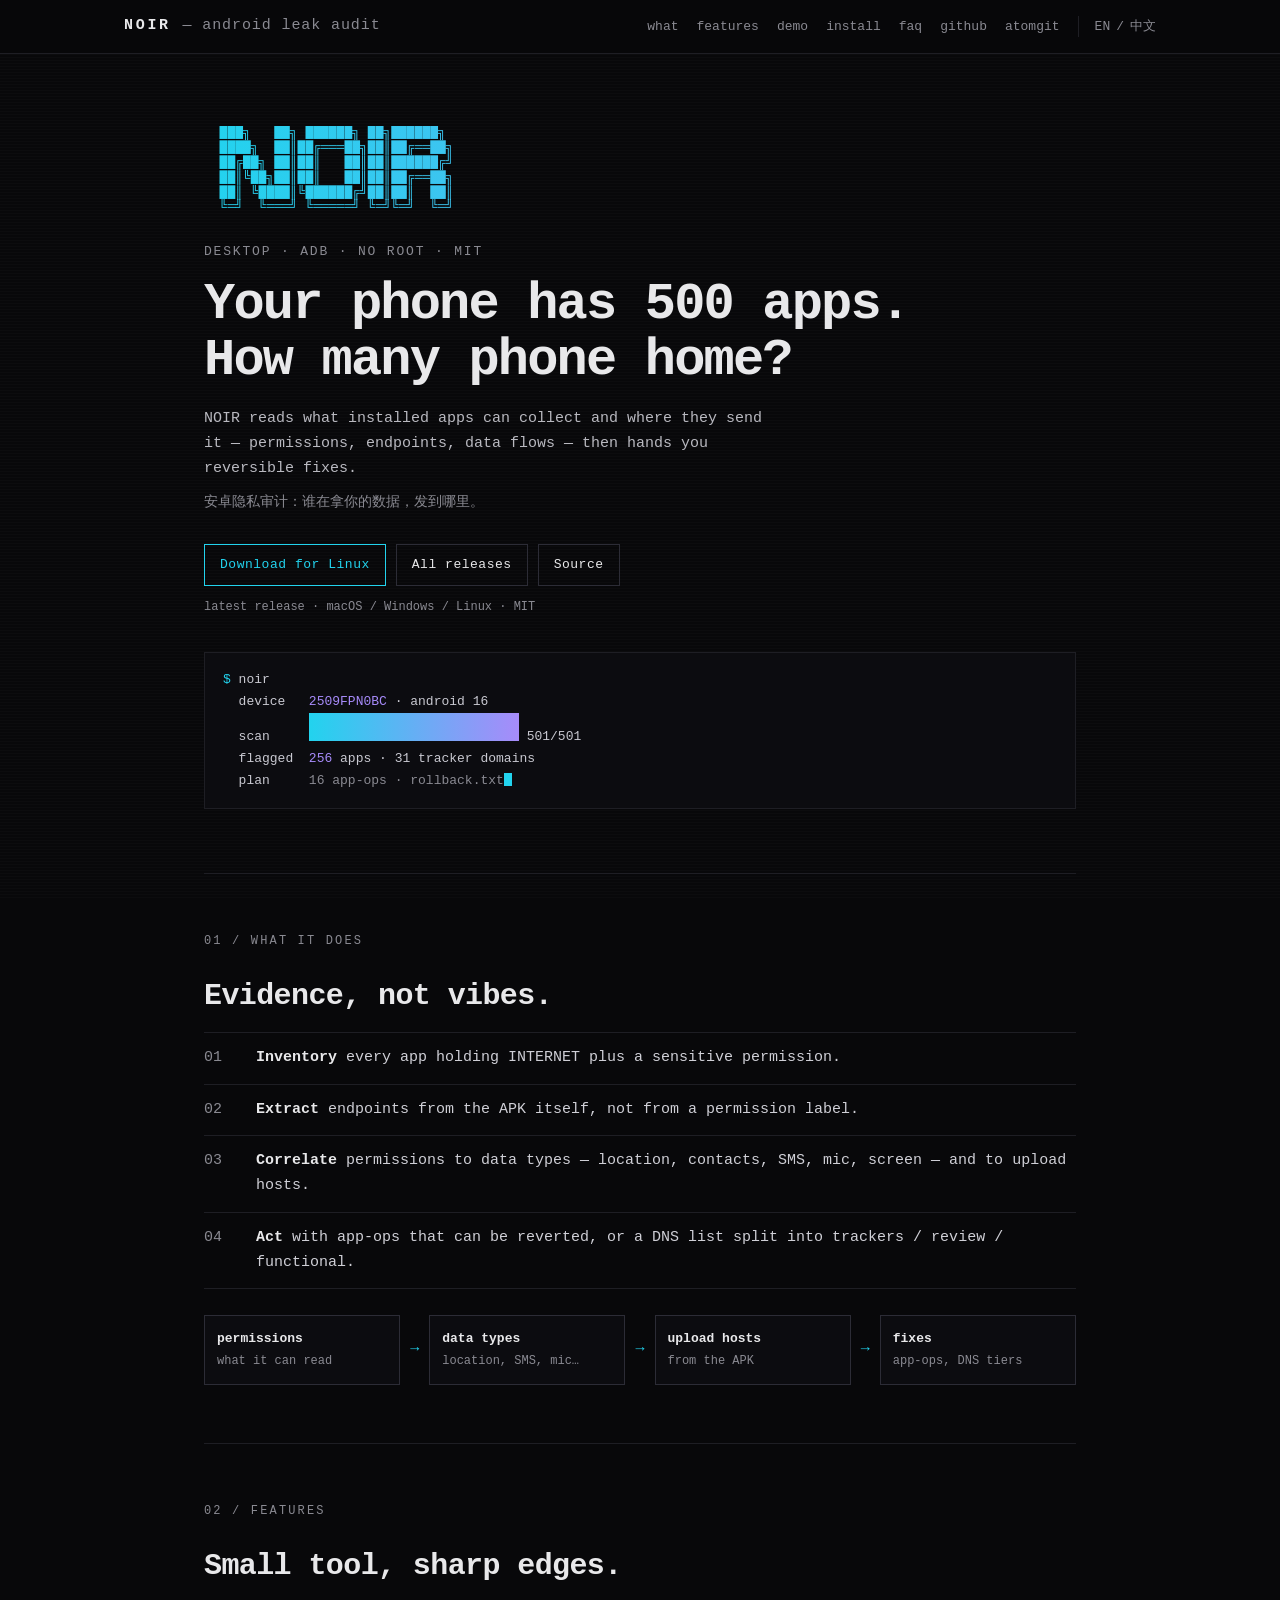
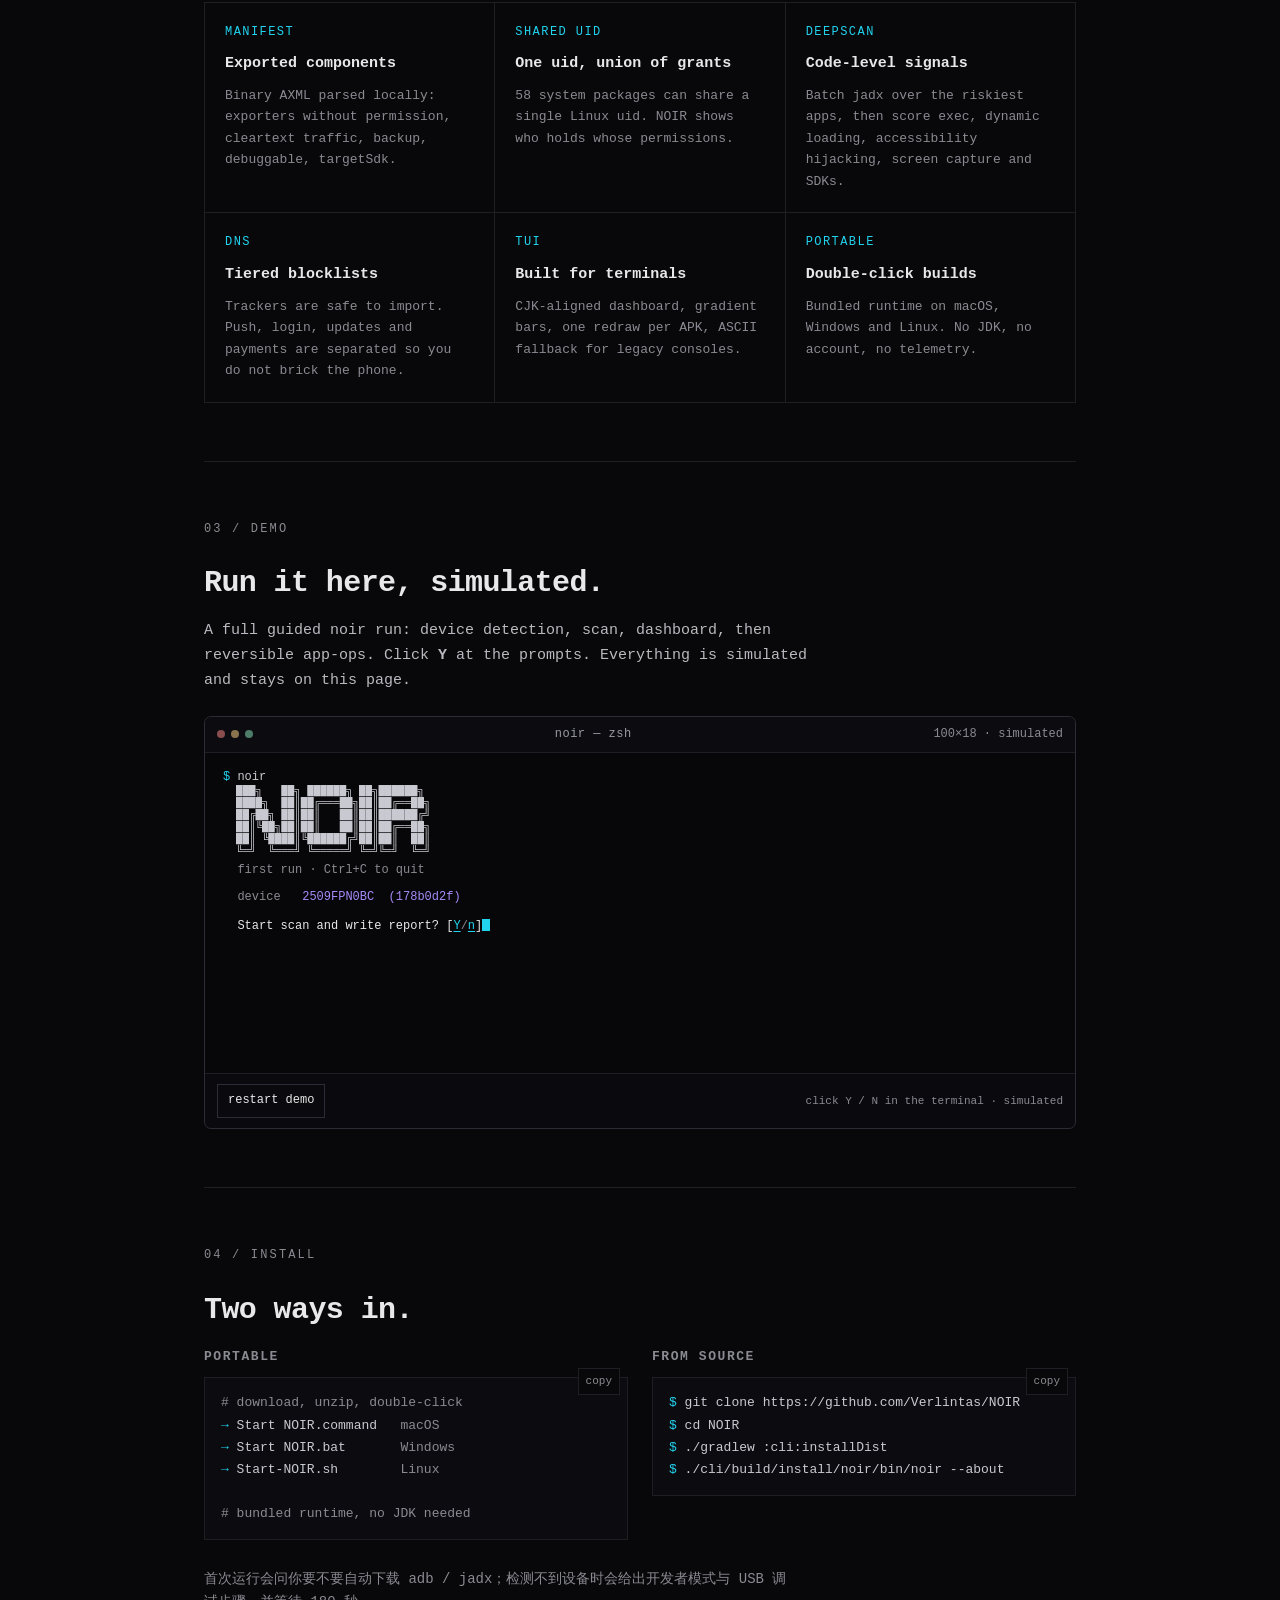
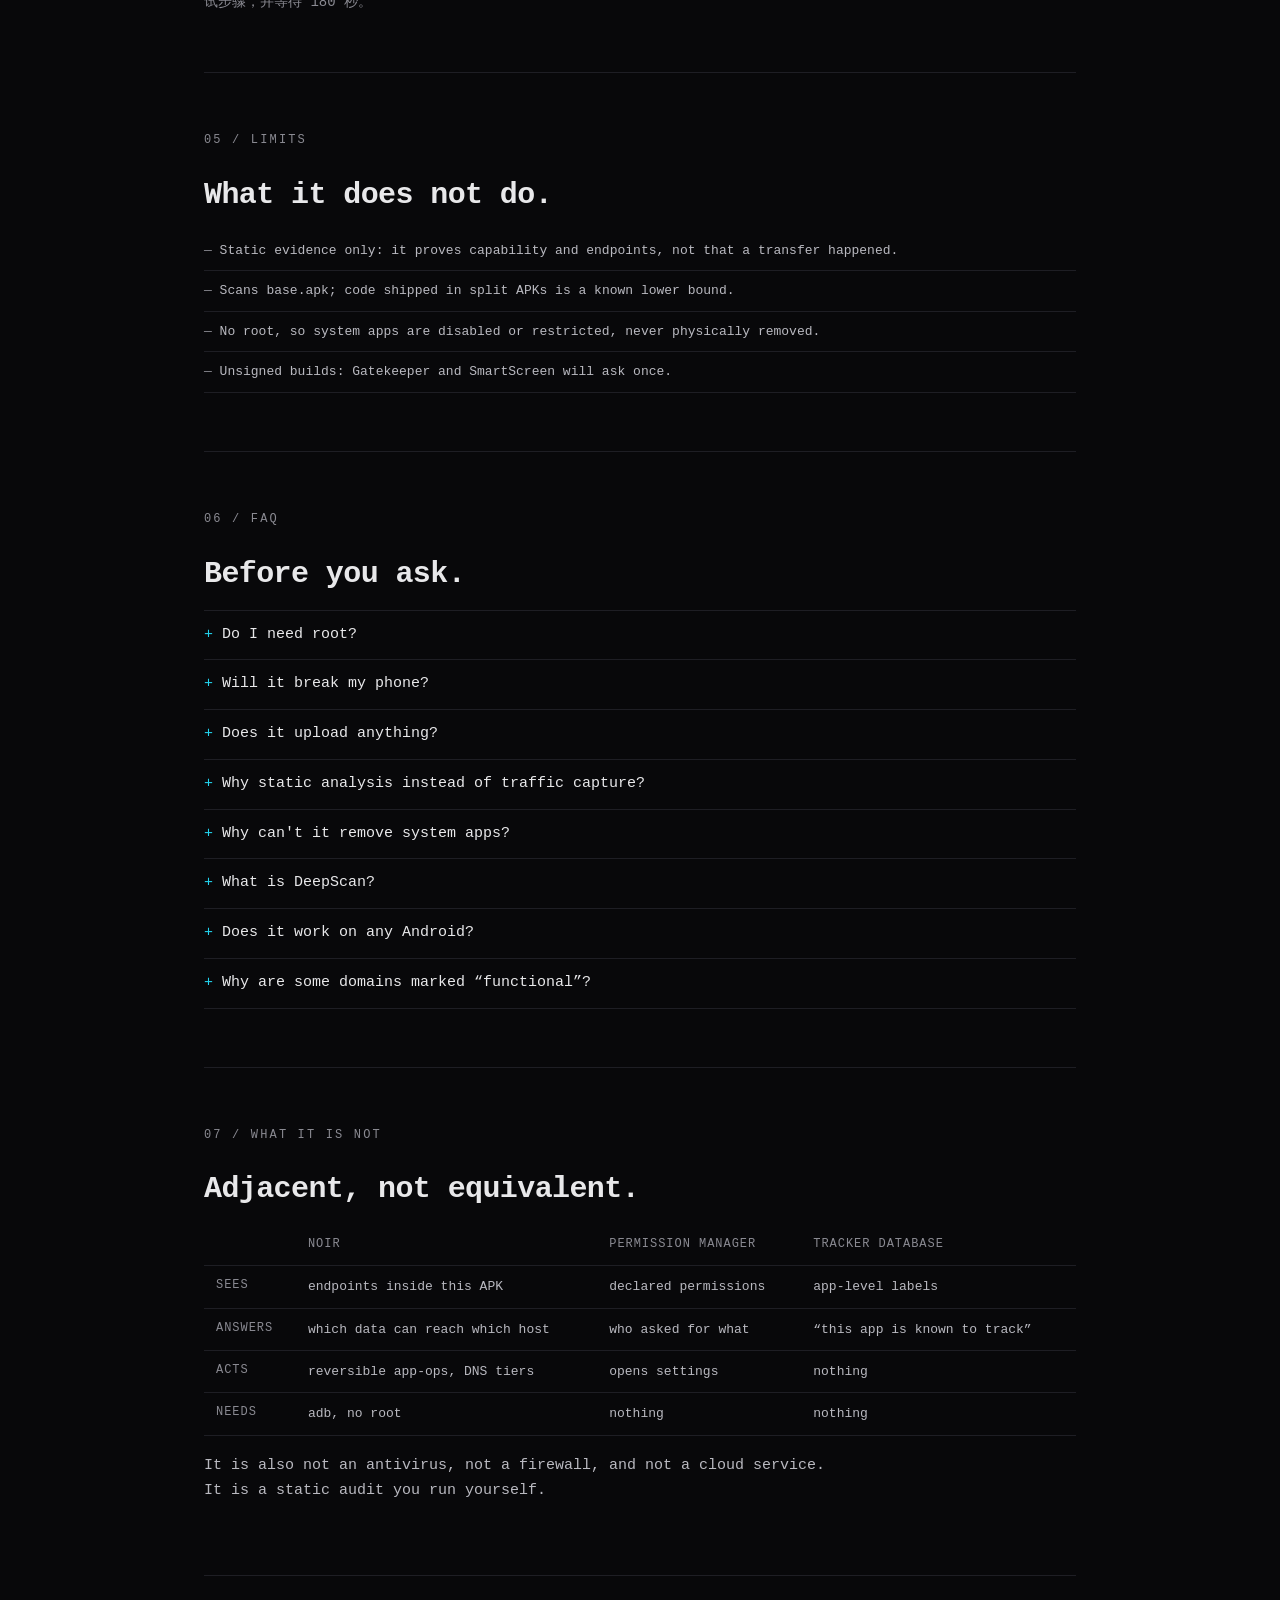
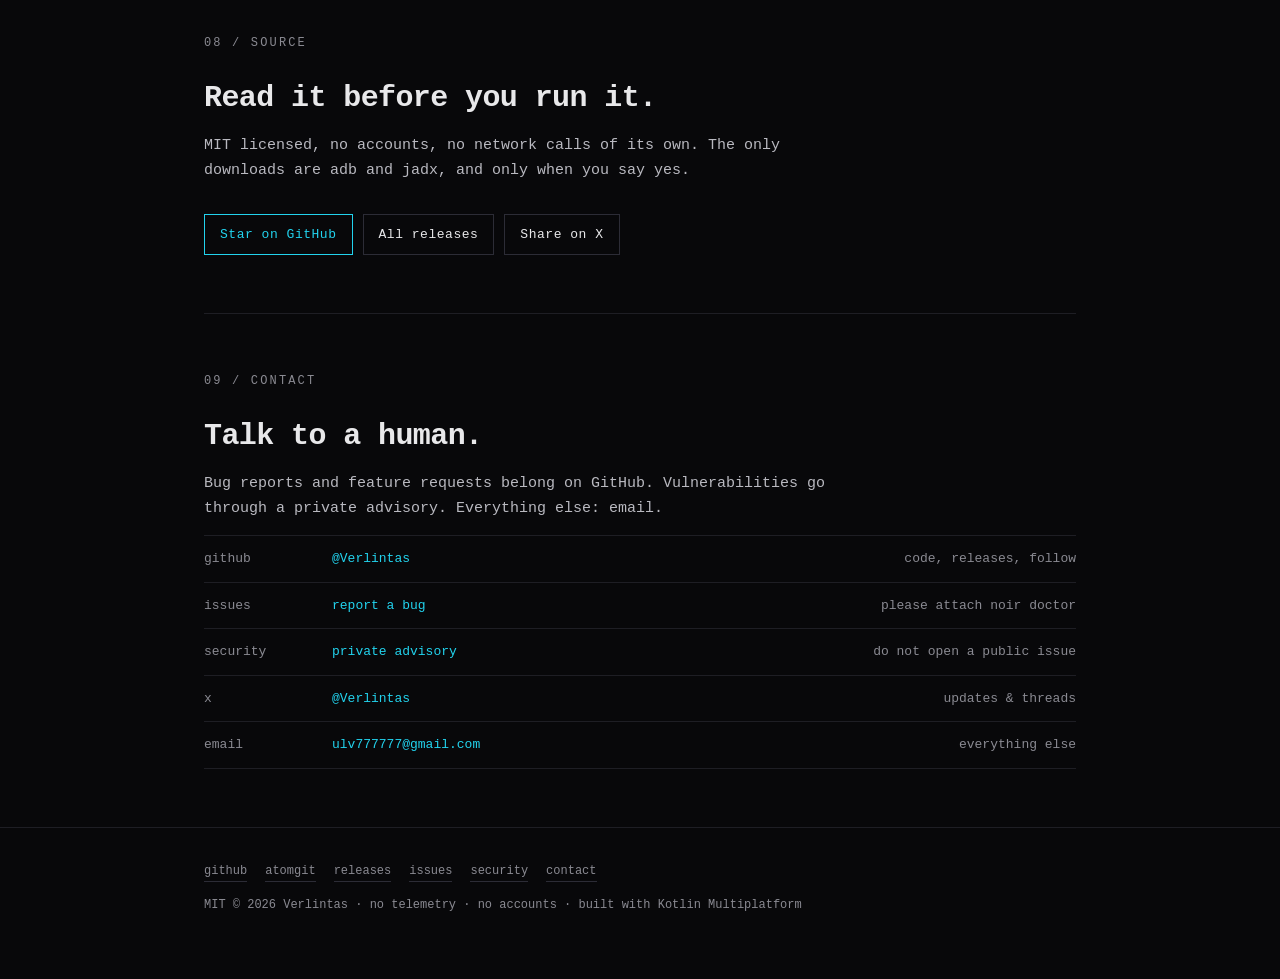
<file: site/index.html>
<!doctype html>
<html lang="en">
<head>
<meta charset="utf-8">
<meta name="viewport" content="width=device-width, initial-scale=1">
<title>NOIR — Android leak audit</title>
<meta name="description" content="Desktop audit of what an Android device can leak: permissions, endpoints, data flows, reversible fixes. adb only, no root. MIT.">
<meta name="author" content="Verlintas">
<meta name="theme-color" content="#08080a">
<meta name="color-scheme" content="dark">
<link rel="canonical" href="https://verlintas.dev/noir/">
<link rel="alternate" hreflang="en" href="https://verlintas.dev/noir/">
<link rel="alternate" hreflang="zh" href="https://verlintas.dev/noir/zh/">
<link rel="alternate" hreflang="x-default" href="https://verlintas.dev/noir/">

<meta property="og:title" content="NOIR — Android leak audit">
<meta property="og:description" content="What can your phone leak, and where does it go? adb only, no root, reversible fixes.">
<meta property="og:type" content="website">
<meta property="og:site_name" content="NOIR">
<meta property="og:url" content="https://verlintas.dev/noir/">
<meta property="og:locale" content="en_US">
<meta property="og:locale:alternate" content="zh_CN">
<meta property="og:image" content="https://verlintas.dev/noir/assets/og.png">
<meta property="og:image:width" content="1200">
<meta property="og:image:height" content="630">
<meta property="og:image:alt" content="NOIR — Your phone has 500 apps. How many phone home?">
<meta name="twitter:card" content="summary_large_image">
<meta name="twitter:site" content="@Verlintas">
<meta name="twitter:creator" content="@Verlintas">
<meta name="twitter:title" content="NOIR — Android leak audit">
<meta name="twitter:description" content="What can your phone leak, and where does it go? adb only, no root, reversible fixes.">
<meta name="twitter:image" content="https://verlintas.dev/noir/assets/og.png">
<meta name="twitter:image:alt" content="NOIR — Your phone has 500 apps. How many phone home?">

<link rel="icon" href="assets/icon.svg" type="image/svg+xml">
<link rel="apple-touch-icon" href="assets/apple-touch-icon.png">
<link rel="manifest" href="assets/manifest.webmanifest">
<link rel="stylesheet" href="assets/style.css">
<script src="assets/app.js" defer></script>

<script type="application/ld+json">
{
  "@context": "https://schema.org",
  "@type": "SoftwareApplication",
  "name": "NOIR",
  "applicationCategory": "SecurityApplication",
  "operatingSystem": "macOS, Windows, Linux",
  "url": "https://verlintas.dev/noir/",
  "codeRepository": "https://github.com/Verlintas/NOIR",
  "license": "https://opensource.org/licenses/MIT",
  "offers": { "@type": "Offer", "price": "0", "priceCurrency": "USD" },
  "description": "Desktop audit of what an Android device can leak: permissions, endpoints, data flows, reversible fixes."
}
</script>
</head>
<body>

<a class="skip" href="#main">skip to content</a>

<header>
  <div class="bar">
    <a class="brand" href="./">NOIR <span>— android leak audit</span></a>
    <nav>
      <a class="keep" href="#what">what</a>
      <a href="#features">features</a>
      <a href="#demo">demo</a>
      <a href="#install">install</a>
      <a href="#faq">faq</a>
      <a class="keep" href="https://github.com/Verlintas/NOIR">github</a>
      <a href="https://atomgit.com/Verlintas/NOIR">atomgit</a>
      <span class="lang"><span class="active">EN</span> / <a class="lang-link" href="./zh/" hreflang="zh" lang="zh">中文</a></span>
    </nav>
  </div>
</header>

<main class="wrap" id="main">

  <section class="hero">
    <pre class="logo" role="img" aria-label="NOIR">  ███╗   ██╗ ██████╗ ██╗██████╗
  ████╗  ██║██╔═══██╗██║██╔══██╗
  ██╔██╗ ██║██║   ██║██║██████╔╝
  ██║╚██╗██║██║   ██║██║██╔══██╗
  ██║ ╚████║╚██████╔╝██║██║  ██║
  ╚═╝  ╚═══╝ ╚═════╝ ╚═╝╚═╝  ╚═╝</pre>

    <p class="kicker">desktop · adb · no root · mit</p>

    <h1>Your phone has 500 apps.<br>How many phone home?</h1>

    <p class="lede">
      NOIR reads what installed apps can collect and where they send it —
      permissions, endpoints, data flows — then hands you reversible fixes.
    </p>
    <p class="cn" lang="zh">安卓隐私审计：谁在拿你的数据，发到哪里。</p>

    <div class="cta">
      <a class="btn primary" id="download-primary" href="https://github.com/Verlintas/NOIR/releases/latest">Download latest</a>
      <a class="btn" id="download-all" href="https://github.com/Verlintas/NOIR/releases">All releases</a>
      <a class="btn" href="https://github.com/Verlintas/NOIR">Source</a>
      <a class="stars" id="stars" href="https://github.com/Verlintas/NOIR" hidden>★ <b>—</b> stars</a>
    </div>
    <p class="release" id="release-meta">latest release · macOS / Windows / Linux · MIT</p>

    <pre class="term"><span class="p">$</span> noir
  device   <span class="v">2509FPN0BC</span> · android 16
  scan     <span class="bar"></span> 501/501
  flagged  <span class="v">256</span> apps · 31 tracker domains
  plan     <span class="d">16 app-ops · rollback.txt</span><span class="caret"></span></pre>
  </section>

  <section class="reveal" id="what">
    <p class="sec-label">01 / What it does</p>
    <h2>Evidence, not vibes.</h2>

    <div class="rows">
      <div class="row"><span class="n">01</span><span class="t"><b>Inventory</b> every app holding INTERNET plus a sensitive permission.</span></div>
      <div class="row"><span class="n">02</span><span class="t"><b>Extract</b> endpoints from the APK itself, not from a permission label.</span></div>
      <div class="row"><span class="n">03</span><span class="t"><b>Correlate</b> permissions to data types — location, contacts, SMS, mic, screen — and to upload hosts.</span></div>
      <div class="row"><span class="n">04</span><span class="t"><b>Act</b> with app-ops that can be reverted, or a DNS list split into trackers / review / functional.</span></div>
    </div>

    <div class="flow" aria-hidden="true">
      <div class="box"><b>permissions</b><span>what it can read</span></div>
      <div class="arrow">→</div>
      <div class="box"><b>data types</b><span>location, SMS, mic…</span></div>
      <div class="arrow">→</div>
      <div class="box"><b>upload hosts</b><span>from the APK</span></div>
      <div class="arrow">→</div>
      <div class="box"><b>fixes</b><span>app-ops, DNS tiers</span></div>
    </div>
  </section>

  <section class="reveal" id="features">
    <p class="sec-label">02 / Features</p>
    <h2>Small tool, sharp edges.</h2>

    <div class="grid">
      <div class="card"><div class="k">MANIFEST</div><h3>Exported components</h3><p>Binary AXML parsed locally: exporters without permission, cleartext traffic, backup, debuggable, targetSdk.</p></div>
      <div class="card"><div class="k">SHARED UID</div><h3>One uid, union of grants</h3><p>58 system packages can share a single Linux uid. NOIR shows who holds whose permissions.</p></div>
      <div class="card"><div class="k">DEEPSCAN</div><h3>Code-level signals</h3><p>Batch jadx over the riskiest apps, then score exec, dynamic loading, accessibility hijacking, screen capture and SDKs.</p></div>
      <div class="card"><div class="k">DNS</div><h3>Tiered blocklists</h3><p>Trackers are safe to import. Push, login, updates and payments are separated so you do not brick the phone.</p></div>
      <div class="card"><div class="k">TUI</div><h3>Built for terminals</h3><p>CJK-aligned dashboard, gradient bars, one redraw per APK, ASCII fallback for legacy consoles.</p></div>
      <div class="card"><div class="k">PORTABLE</div><h3>Double-click builds</h3><p>Bundled runtime on macOS, Windows and Linux. No JDK, no account, no telemetry.</p></div>
    </div>
  </section>

  <section class="reveal" id="demo">
    <p class="sec-label">03 / Demo</p>
    <h2>Run it here, simulated.</h2>
    <p>A full guided <code>noir</code> run: device detection, scan, dashboard, then reversible app-ops. Click <b>Y</b> at the prompts. Everything is simulated and stays on this page.</p>

    <div class="demo">
      <div class="demo-bar">
        <span class="demo-dots" aria-hidden="true"><i></i><i></i><i></i></span>
        <span class="demo-title">noir — zsh</span>
        <span class="demo-size" id="demo-size">100×18 · simulated</span>
        <span class="demo-pan">tap Y · swipe →</span>
      </div>
      <div class="demo-body" id="demo-body" role="region" tabindex="0" aria-live="polite" aria-label="simulated terminal output"><div class="tui-fallback">JavaScript is off — run <code>noir</code> in your terminal to see this flow.</div></div>
      <div class="demo-actions">
        <button id="demo-reset" type="button">restart demo</button>
        <span class="demo-note">click Y / N in the terminal · simulated</span>
      </div>
    </div>
  </section>

  <section class="reveal" id="install">
    <p class="sec-label">04 / Install</p>
    <h2>Two ways in.</h2>

    <div class="cols">
      <div>
        <h3>Portable</h3>
        <div class="code-wrap">
<pre class="code"><span class="c"># download, unzip, double-click</span>
<span class="p">→</span> Start NOIR.command   <span class="c">macOS</span>
<span class="p">→</span> Start NOIR.bat       <span class="c">Windows</span>
<span class="p">→</span> Start-NOIR.sh        <span class="c">Linux</span>

<span class="c"># bundled runtime, no JDK needed</span></pre>
          <button class="copy" type="button">copy</button>
        </div>
      </div>
      <div>
        <h3>From source</h3>
        <div class="code-wrap">
<pre class="code"><span class="p">$</span> git clone https://github.com/Verlintas/NOIR
<span class="p">$</span> cd NOIR
<span class="p">$</span> ./gradlew :cli:installDist
<span class="p">$</span> ./cli/build/install/noir/bin/noir --about</pre>
          <button class="copy" type="button">copy</button>
        </div>
      </div>
    </div>

    <p class="cn" lang="zh">首次运行会问你要不要自动下载 adb / jadx；检测不到设备时会给出开发者模式与 USB 调试步骤，并等待 180 秒。</p>
  </section>

  <section class="reveal" id="limits">
    <p class="sec-label">05 / Limits</p>
    <h2>What it does not do.</h2>
    <ul class="limits">
      <li>Static evidence only: it proves capability and endpoints, not that a transfer happened.</li>
      <li>Scans <code>base.apk</code>; code shipped in split APKs is a known lower bound.</li>
      <li>No root, so system apps are disabled or restricted, never physically removed.</li>
      <li>Unsigned builds: Gatekeeper and SmartScreen will ask once.</li>
    </ul>
  </section>

  <section class="reveal" id="faq">
    <p class="sec-label">06 / FAQ</p>
    <h2>Before you ask.</h2>

    <div class="faq">
      <details>
        <summary>Do I need root?</summary>
        <p>No. Everything runs through <code>adb shell</code>. Uninstalling is limited to <code>--user 0</code>, so the system partition is never modified and a factory reset brings everything back.</p>
      </details>
      <details>
        <summary>Will it break my phone?</summary>
        <p>The default run is read-only. <code>--apply</code> only changes app-ops; the previous mode is recorded so each change can be rolled back from <code>rollback.txt</code>. Uninstalling is a separate, explicit command.</p>
      </details>
      <details>
        <summary>Does it upload anything?</summary>
        <p>No telemetry, no accounts, no analytics. Reports stay in your output directory. The only network access is <code>noir setup</code> downloading adb/jadx, and GitHub API calls on this page for the version and star count.</p>
      </details>
      <details>
        <summary>Why static analysis instead of traffic capture?</summary>
        <p>Static evidence answers “can this app read X and reach Y”, which works without root, without a VPN slot, and without trusting a certificate authority. It cannot prove that a transfer happened — pair it with DNS logs if you need that.</p>
      </details>
      <details>
        <summary>Why can't it remove system apps?</summary>
        <p>Without an unlocked bootloader and root, Android does not allow it. NOIR can disable or restrict them for the current user, and tells you exactly which app-op or domain is responsible.</p>
      </details>
      <details>
        <summary>What is DeepScan?</summary>
        <p><code>noir deepscan</code> pulls the riskiest APKs, runs jadx in parallel, and scores code-level signals: <code>Runtime.getRuntime().exec</code>, dynamic dex loading, accessibility rewriting, screen capture, device-id reads and known SDKs. It is a triage tool, not a decompiler replacement.</p>
      </details>
      <details>
        <summary>Does it work on any Android?</summary>
        <p>Yes, as long as <code>adb</code> can see the device. It has been tested on Xiaomi/HyperOS, AOSP emulators and vendor ROMs. Vendor-specific heuristics live in the classifier and are easy to extend.</p>
      </details>
      <details>
        <summary>Why are some domains marked “functional”?</summary>
        <p>Push, login, updates, payments, app stores and cloud sync need their endpoints. Blocking them takes out notifications or sign-in. NOIR splits exports into trackers / review / functional so you do not brick the phone.</p>
      </details>
    </div>
  </section>

  <section class="reveal" id="not">
    <p class="sec-label">07 / What it is not</p>
    <h2>Adjacent, not equivalent.</h2>

    <table class="compare">
      <thead>
        <tr><th></th><th>NOIR</th><th>Permission manager</th><th>Tracker database</th></tr>
      </thead>
      <tbody>
        <tr><th scope="row">sees</th><td>endpoints inside this APK</td><td>declared permissions</td><td>app-level labels</td></tr>
        <tr><th scope="row">answers</th><td>which data can reach which host</td><td>who asked for what</td><td>“this app is known to track”</td></tr>
        <tr><th scope="row">acts</th><td>reversible app-ops, DNS tiers</td><td>opens settings</td><td>nothing</td></tr>
        <tr><th scope="row">needs</th><td>adb, no root</td><td>nothing</td><td>nothing</td></tr>
      </tbody>
    </table>
    <p style="margin-top:18px">It is also not an antivirus, not a firewall, and not a cloud service. It is a static audit you run yourself.</p>
  </section>

  <section class="reveal" id="source">
    <p class="sec-label">08 / Source</p>
    <h2>Read it before you run it.</h2>
    <p>MIT licensed, no accounts, no network calls of its own. The only downloads are adb and jadx, and only when you say yes.</p>
    <div class="cta">
      <a class="btn primary" href="https://github.com/Verlintas/NOIR">Star on GitHub</a>
      <a class="btn" href="https://github.com/Verlintas/NOIR/releases">All releases</a>
      <a class="btn" href="https://twitter.com/intent/tweet?text=NOIR%20%E2%80%94%20what%20can%20your%20phone%20leak%2C%20and%20where%20does%20it%20go%3F%20adb%20only%2C%20no%20root.&amp;url=https%3A%2F%2Fverlintas.dev%2Fnoir%2F">Share on X</a>
    </div>
  </section>

  <section class="reveal" id="contact">
    <p class="sec-label">09 / Contact</p>
    <h2>Talk to a human.</h2>
    <p>Bug reports and feature requests belong on GitHub. Vulnerabilities go through a private advisory. Everything else: email.</p>

    <div class="contact">
      <a class="contact-row" href="https://github.com/Verlintas">
        <span class="k">github</span><span class="v">@Verlintas</span><span class="d">code, releases, follow</span>
      </a>
      <a class="contact-row" href="https://github.com/Verlintas/NOIR/issues">
        <span class="k">issues</span><span class="v">report a bug</span><span class="d">please attach <code>noir doctor</code></span>
      </a>
      <a class="contact-row" href="https://github.com/Verlintas/NOIR/security/advisories/new">
        <span class="k">security</span><span class="v">private advisory</span><span class="d">do not open a public issue</span>
      </a>
      <a class="contact-row" href="https://x.com/Verlintas">
        <span class="k">x</span><span class="v">@Verlintas</span><span class="d">updates &amp; threads</span>
      </a>
      <a class="contact-row" id="email-link" href="#contact">
        <span class="k">email</span><span class="v" id="email-text">…</span><span class="d">everything else</span>
      </a>
    </div>
  </section>

</main>

<footer>
  <div class="wrap">
    <div class="links">
      <a href="https://github.com/Verlintas/NOIR">github</a>
      <a href="https://atomgit.com/Verlintas/NOIR">atomgit</a>
      <a href="https://github.com/Verlintas/NOIR/releases">releases</a>
      <a href="https://github.com/Verlintas/NOIR/issues">issues</a>
      <a href="https://github.com/Verlintas/NOIR/blob/main/SECURITY.md">security</a>
      <a href="#contact">contact</a>
    </div>
    <div>MIT © 2026 Verlintas · no telemetry · no accounts · built with Kotlin Multiplatform</div>
  </div>
</footer>

</body>
</html>
</file>
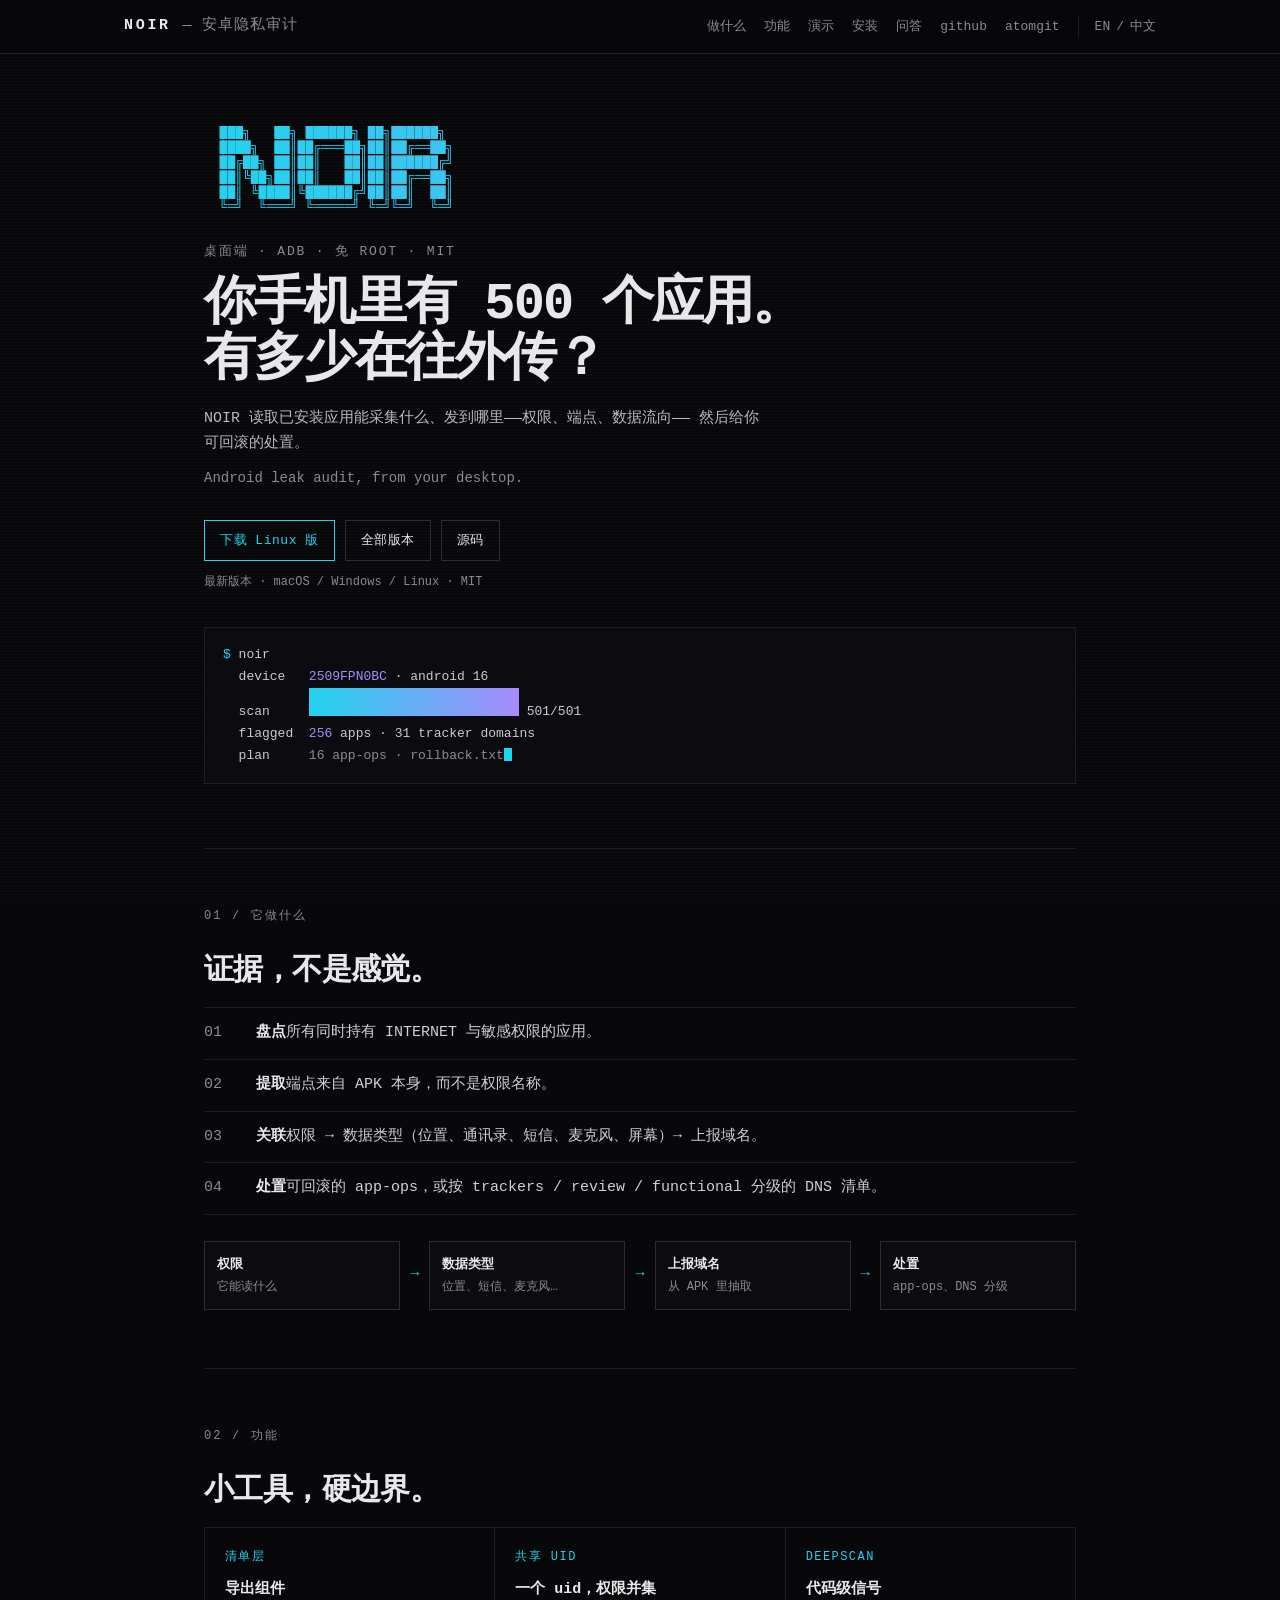
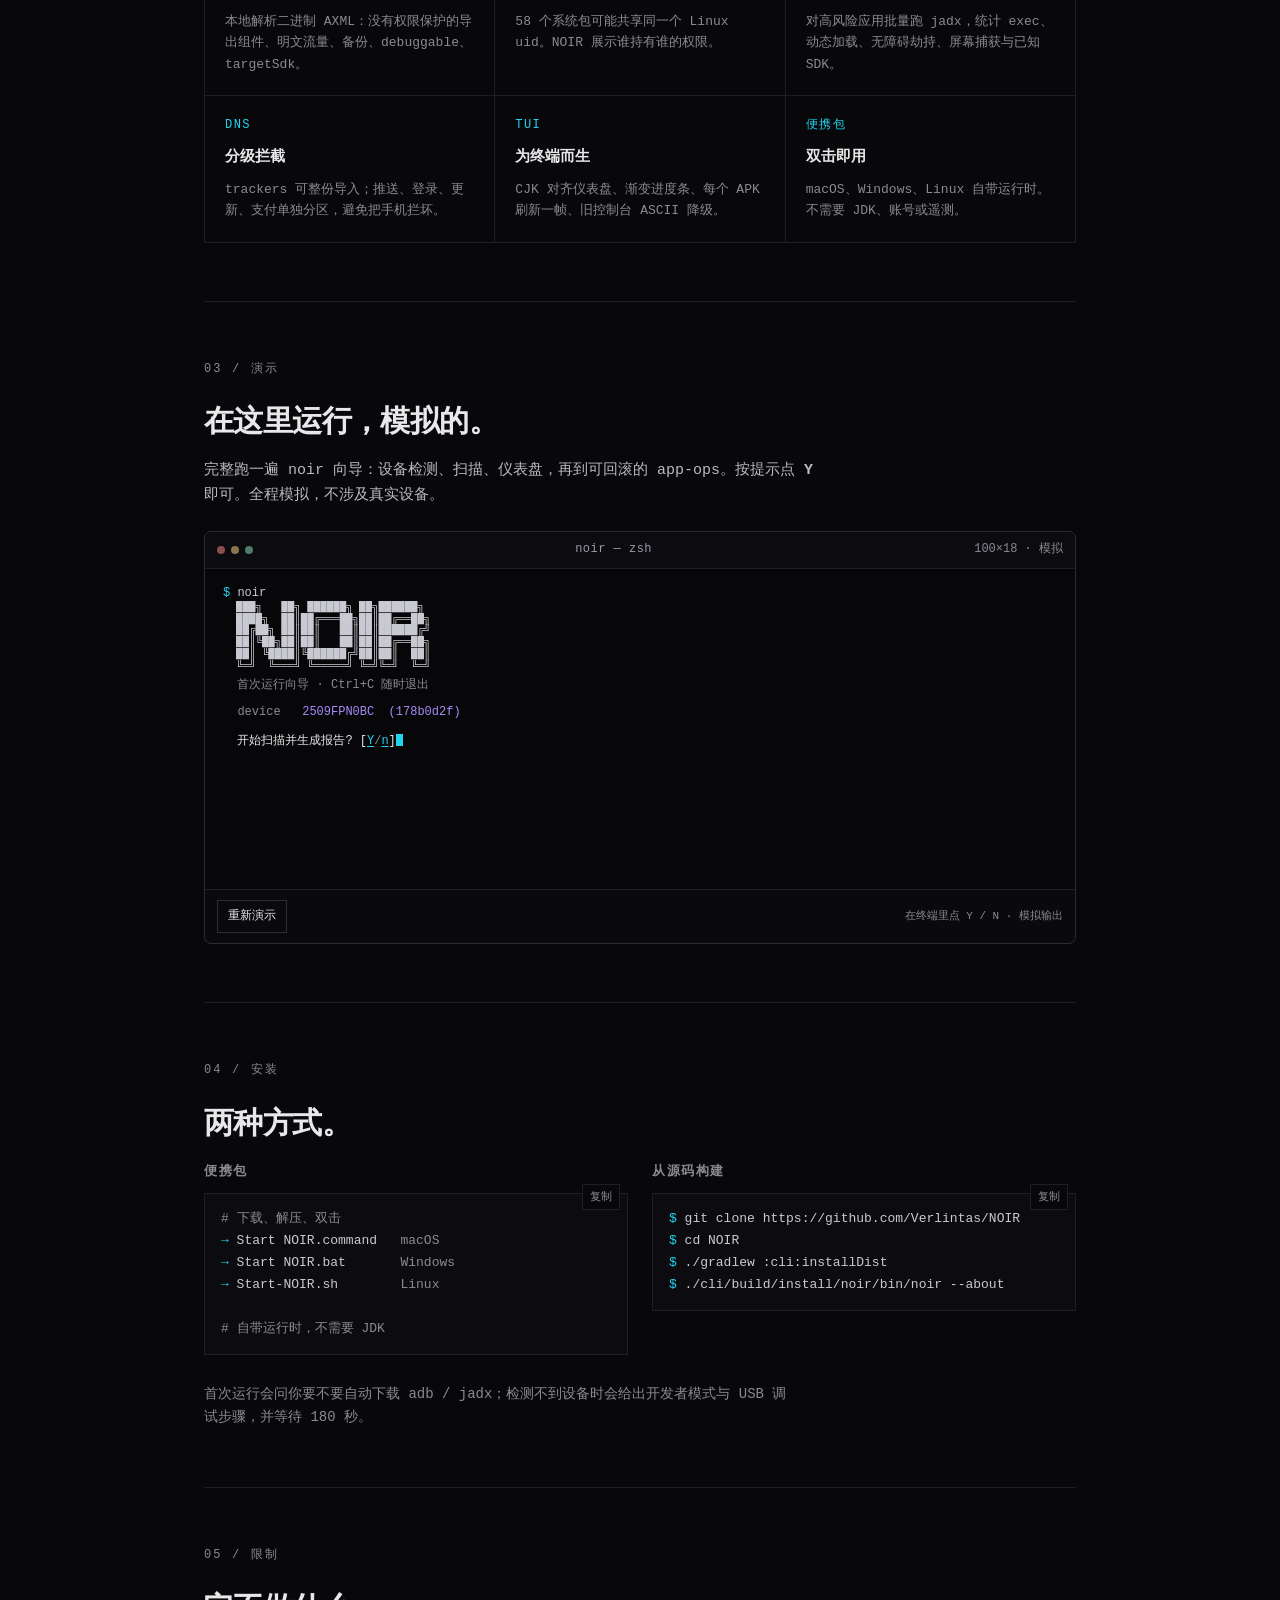
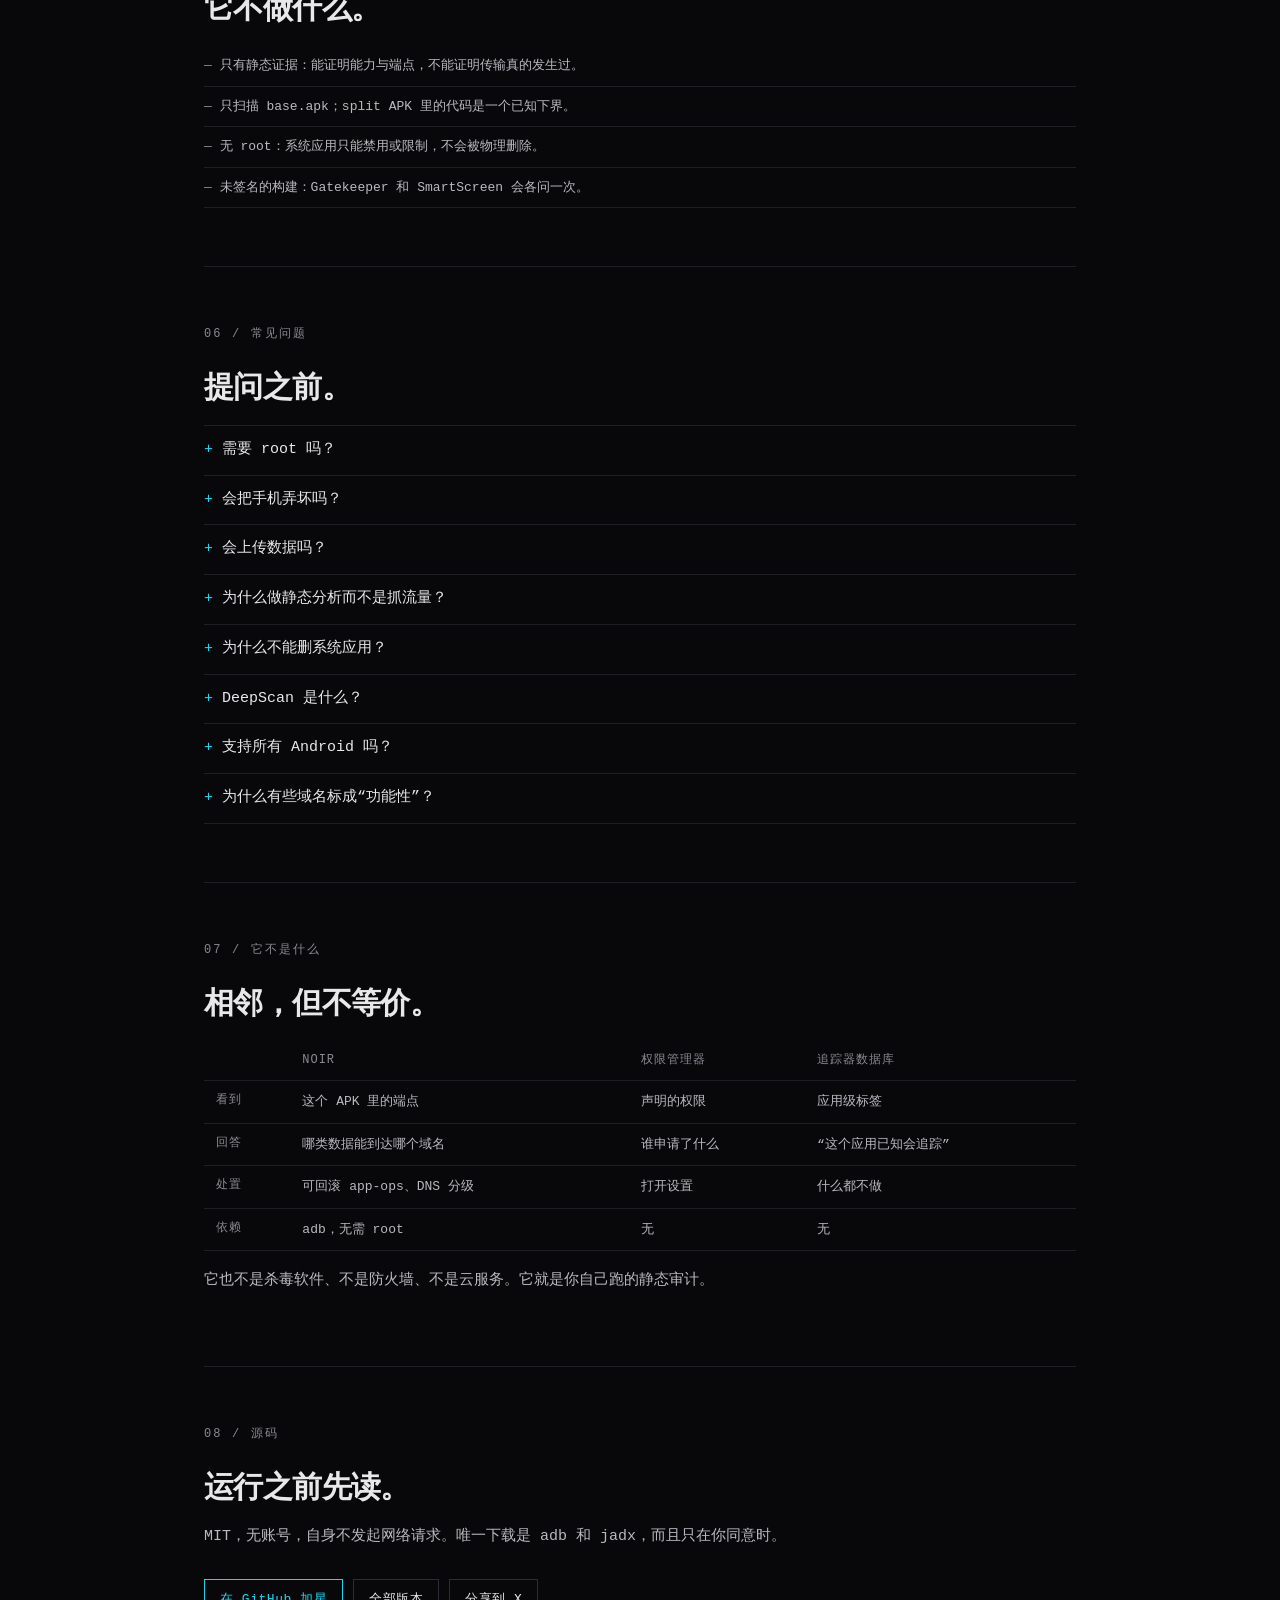
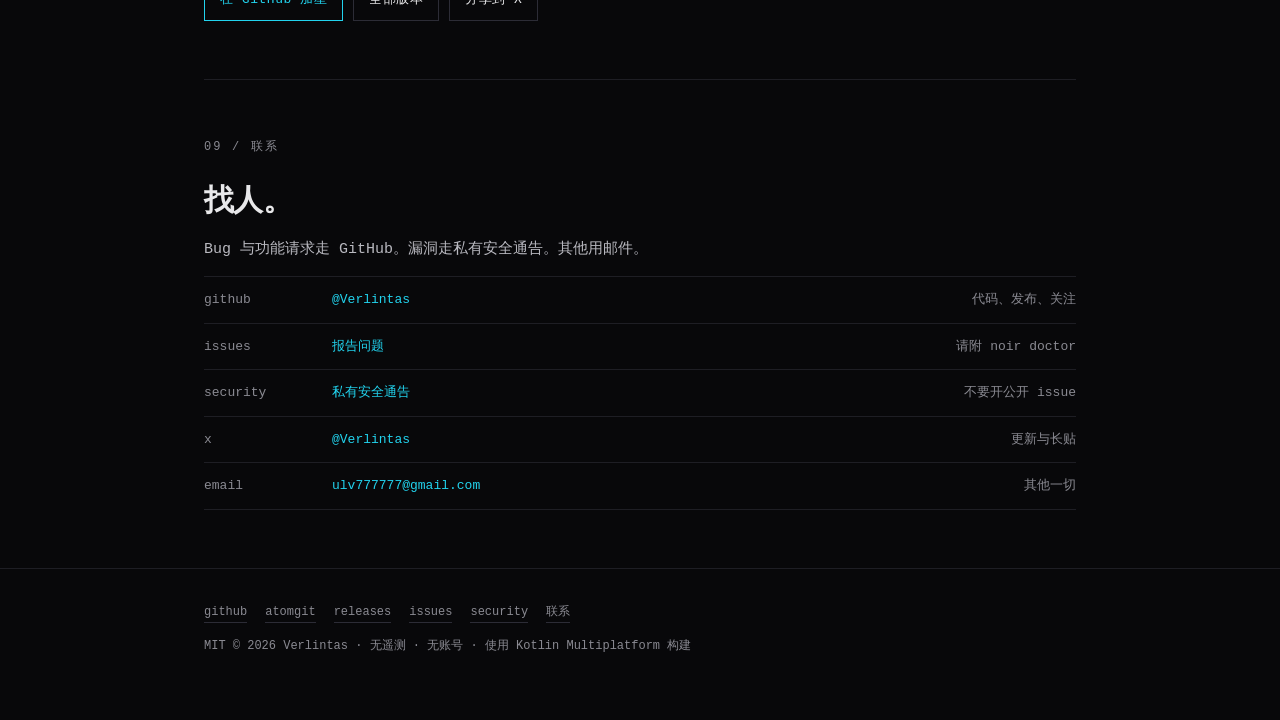
<file: site/zh/index.html>
<!doctype html>
<html lang="zh-CN">
<head>
<meta charset="utf-8">
<meta name="viewport" content="width=device-width, initial-scale=1">
<title>NOIR — 安卓隐私审计</title>
<meta name="description" content="用 adb 审计安卓设备可能泄露什么：权限、上报端点、数据流向，以及可回滚的处置。无需 root，MIT。">
<meta name="author" content="Verlintas">
<meta name="theme-color" content="#08080a">
<meta name="color-scheme" content="dark">
<link rel="canonical" href="https://verlintas.dev/noir/zh/">
<link rel="alternate" hreflang="en" href="https://verlintas.dev/noir/">
<link rel="alternate" hreflang="zh" href="https://verlintas.dev/noir/zh/">
<link rel="alternate" hreflang="x-default" href="https://verlintas.dev/noir/">

<meta property="og:title" content="NOIR — 安卓隐私审计">
<meta property="og:description" content="谁在拿你的数据，发到哪里？adb only，免 root，可回滚的处置。">
<meta property="og:type" content="website">
<meta property="og:site_name" content="NOIR">
<meta property="og:url" content="https://verlintas.dev/noir/zh/">
<meta property="og:locale" content="zh_CN">
<meta property="og:locale:alternate" content="en_US">
<meta property="og:image" content="https://verlintas.dev/noir/assets/og.png">
<meta property="og:image:width" content="1200">
<meta property="og:image:height" content="630">
<meta property="og:image:alt" content="NOIR — 你手机里有 500 个应用，有多少在往外传？">
<meta name="twitter:card" content="summary_large_image">
<meta name="twitter:site" content="@Verlintas">
<meta name="twitter:creator" content="@Verlintas">
<meta name="twitter:title" content="NOIR — 安卓隐私审计">
<meta name="twitter:description" content="谁在拿你的数据，发到哪里？adb only，免 root，可回滚的处置。">
<meta name="twitter:image" content="https://verlintas.dev/noir/assets/og.png">
<meta name="twitter:image:alt" content="NOIR — 你手机里有 500 个应用，有多少在往外传？">

<link rel="icon" href="../assets/icon.svg" type="image/svg+xml">
<link rel="apple-touch-icon" href="../assets/apple-touch-icon.png">
<link rel="manifest" href="manifest.webmanifest">
<link rel="stylesheet" href="../assets/style.css">
<script src="../assets/app.js" defer></script>

<script type="application/ld+json">
{
  "@context": "https://schema.org",
  "@type": "SoftwareApplication",
  "name": "NOIR",
  "applicationCategory": "SecurityApplication",
  "operatingSystem": "macOS, Windows, Linux",
  "url": "https://verlintas.dev/noir/zh/",
  "codeRepository": "https://github.com/Verlintas/NOIR",
  "license": "https://opensource.org/licenses/MIT",
  "offers": { "@type": "Offer", "price": "0", "priceCurrency": "USD" },
  "description": "用 adb 审计安卓设备可能泄露什么：权限、上报端点、数据流向，以及可回滚的处置。"
}
</script>
</head>
<body>

<a class="skip" href="#main">跳到正文</a>

<header>
  <div class="bar">
    <a class="brand" href="./">NOIR <span>— 安卓隐私审计</span></a>
    <nav>
      <a class="keep" href="#what">做什么</a>
      <a href="#features">功能</a>
      <a href="#demo">演示</a>
      <a href="#install">安装</a>
      <a href="#faq">问答</a>
      <a class="keep" href="https://github.com/Verlintas/NOIR">github</a>
      <a href="https://atomgit.com/Verlintas/NOIR">atomgit</a>
      <span class="lang"><a class="lang-link" href="../" hreflang="en" lang="en">EN</a> / <span class="active">中文</span></span>
    </nav>
  </div>
</header>

<main class="wrap" id="main">

  <section class="hero">
    <pre class="logo" role="img" aria-label="NOIR">  ███╗   ██╗ ██████╗ ██╗██████╗
  ████╗  ██║██╔═══██╗██║██╔══██╗
  ██╔██╗ ██║██║   ██║██║██████╔╝
  ██║╚██╗██║██║   ██║██║██╔══██╗
  ██║ ╚████║╚██████╔╝██║██║  ██║
  ╚═╝  ╚═══╝ ╚═════╝ ╚═╝╚═╝  ╚═╝</pre>

    <p class="kicker">桌面端 · ADB · 免 ROOT · MIT</p>

    <h1>你手机里有 500 个应用。<br>有多少在往外传？</h1>

    <p class="lede">
      NOIR 读取已安装应用能采集什么、发到哪里——权限、端点、数据流向——
      然后给你可回滚的处置。
    </p>
    <p class="cn" lang="en">Android leak audit, from your desktop.</p>

    <div class="cta">
      <a class="btn primary" id="download-primary" href="https://github.com/Verlintas/NOIR/releases/latest">下载最新版</a>
      <a class="btn" id="download-all" href="https://github.com/Verlintas/NOIR/releases">全部版本</a>
      <a class="btn" href="https://github.com/Verlintas/NOIR">源码</a>
      <a class="stars" id="stars" href="https://github.com/Verlintas/NOIR" hidden>★ <b>—</b> 星标</a>
    </div>
    <p class="release" id="release-meta">最新版本 · macOS / Windows / Linux · MIT</p>

    <pre class="term"><span class="p">$</span> noir
  device   <span class="v">2509FPN0BC</span> · android 16
  scan     <span class="bar"></span> 501/501
  flagged  <span class="v">256</span> apps · 31 tracker domains
  plan     <span class="d">16 app-ops · rollback.txt</span><span class="caret"></span></pre>
  </section>

  <section class="reveal" id="what">
    <p class="sec-label">01 / 它做什么</p>
    <h2>证据，不是感觉。</h2>

    <div class="rows">
      <div class="row"><span class="n">01</span><span class="t"><b>盘点</b>所有同时持有 INTERNET 与敏感权限的应用。</span></div>
      <div class="row"><span class="n">02</span><span class="t"><b>提取</b>端点来自 APK 本身，而不是权限名称。</span></div>
      <div class="row"><span class="n">03</span><span class="t"><b>关联</b>权限 → 数据类型（位置、通讯录、短信、麦克风、屏幕）→ 上报域名。</span></div>
      <div class="row"><span class="n">04</span><span class="t"><b>处置</b>可回滚的 app-ops，或按 trackers / review / functional 分级的 DNS 清单。</span></div>
    </div>

    <div class="flow" aria-hidden="true">
      <div class="box"><b>权限</b><span>它能读什么</span></div>
      <div class="arrow">→</div>
      <div class="box"><b>数据类型</b><span>位置、短信、麦克风…</span></div>
      <div class="arrow">→</div>
      <div class="box"><b>上报域名</b><span>从 APK 里抽取</span></div>
      <div class="arrow">→</div>
      <div class="box"><b>处置</b><span>app-ops、DNS 分级</span></div>
    </div>
  </section>

  <section class="reveal" id="features">
    <p class="sec-label">02 / 功能</p>
    <h2>小工具，硬边界。</h2>

    <div class="grid">
      <div class="card"><div class="k">清单层</div><h3>导出组件</h3><p>本地解析二进制 AXML：没有权限保护的导出组件、明文流量、备份、debuggable、targetSdk。</p></div>
      <div class="card"><div class="k">共享 UID</div><h3>一个 uid，权限并集</h3><p>58 个系统包可能共享同一个 Linux uid。NOIR 展示谁持有谁的权限。</p></div>
      <div class="card"><div class="k">DEEPSCAN</div><h3>代码级信号</h3><p>对高风险应用批量跑 jadx，统计 exec、动态加载、无障碍劫持、屏幕捕获与已知 SDK。</p></div>
      <div class="card"><div class="k">DNS</div><h3>分级拦截</h3><p>trackers 可整份导入；推送、登录、更新、支付单独分区，避免把手机拦坏。</p></div>
      <div class="card"><div class="k">TUI</div><h3>为终端而生</h3><p>CJK 对齐仪表盘、渐变进度条、每个 APK 刷新一帧、旧控制台 ASCII 降级。</p></div>
      <div class="card"><div class="k">便携包</div><h3>双击即用</h3><p>macOS、Windows、Linux 自带运行时。不需要 JDK、账号或遥测。</p></div>
    </div>
  </section>

  <section class="reveal" id="demo">
    <p class="sec-label">03 / 演示</p>
    <h2>在这里运行，模拟的。</h2>
    <p>完整跑一遍 <code>noir</code> 向导：设备检测、扫描、仪表盘，再到可回滚的 app-ops。按提示点 <b>Y</b> 即可。全程模拟，不涉及真实设备。</p>

    <div class="demo">
      <div class="demo-bar">
        <span class="demo-dots" aria-hidden="true"><i></i><i></i><i></i></span>
        <span class="demo-title">noir — zsh</span>
        <span class="demo-size" id="demo-size">100×18 · 模拟</span>
        <span class="demo-pan">点 Y · 横滑 →</span>
      </div>
      <div class="demo-body" id="demo-body" role="region" tabindex="0" aria-live="polite" aria-label="模拟的终端输出"><div class="tui-fallback">JavaScript 已关闭——在终端运行 <code>noir</code> 可查看完整流程。</div></div>
      <div class="demo-actions">
        <button id="demo-reset" type="button">重新演示</button>
        <span class="demo-note">在终端里点 Y / N · 模拟输出</span>
      </div>
    </div>
  </section>

  <section class="reveal" id="install">
    <p class="sec-label">04 / 安装</p>
    <h2>两种方式。</h2>

    <div class="cols">
      <div>
        <h3>便携包</h3>
        <div class="code-wrap">
<pre class="code"><span class="c"># 下载、解压、双击</span>
<span class="p">→</span> Start NOIR.command   <span class="c">macOS</span>
<span class="p">→</span> Start NOIR.bat       <span class="c">Windows</span>
<span class="p">→</span> Start-NOIR.sh        <span class="c">Linux</span>

<span class="c"># 自带运行时，不需要 JDK</span></pre>
          <button class="copy" type="button">复制</button>
        </div>
      </div>
      <div>
        <h3>从源码构建</h3>
        <div class="code-wrap">
<pre class="code"><span class="p">$</span> git clone https://github.com/Verlintas/NOIR
<span class="p">$</span> cd NOIR
<span class="p">$</span> ./gradlew :cli:installDist
<span class="p">$</span> ./cli/build/install/noir/bin/noir --about</pre>
          <button class="copy" type="button">复制</button>
        </div>
      </div>
    </div>

    <p class="cn" lang="zh">首次运行会问你要不要自动下载 adb / jadx；检测不到设备时会给出开发者模式与 USB 调试步骤，并等待 180 秒。</p>
  </section>

  <section class="reveal" id="limits">
    <p class="sec-label">05 / 限制</p>
    <h2>它不做什么。</h2>
    <ul class="limits">
      <li>只有静态证据：能证明能力与端点，不能证明传输真的发生过。</li>
      <li>只扫描 <code>base.apk</code>；split APK 里的代码是一个已知下界。</li>
      <li>无 root：系统应用只能禁用或限制，不会被物理删除。</li>
      <li>未签名的构建：Gatekeeper 和 SmartScreen 会各问一次。</li>
    </ul>
  </section>

  <section class="reveal" id="faq">
    <p class="sec-label">06 / 常见问题</p>
    <h2>提问之前。</h2>

    <div class="faq">
      <details>
        <summary>需要 root 吗？</summary>
        <p>不需要。全部通过 <code>adb shell</code> 完成。卸载仅限 <code>--user 0</code>，不会修改系统分区，恢复出厂即可还原。</p>
      </details>
      <details>
        <summary>会把手机弄坏吗？</summary>
        <p>默认只读。<code>--apply</code> 只改 app-ops，并记录修改前的模式，可从 <code>rollback.txt</code> 精确还原。卸载是单独、显式的命令。</p>
      </details>
      <details>
        <summary>会上传数据吗？</summary>
        <p>没有遥测、账号、统计。报告只留在你的输出目录。唯一的联网是 <code>noir setup</code> 下载 adb/jadx，以及本页向 GitHub API 查询版本和 Star 数。</p>
      </details>
      <details>
        <summary>为什么做静态分析而不是抓流量？</summary>
        <p>静态证据回答“这个应用能不能读 X、能不能连到 Y”，不需要 root、不占 VPN 槽、也不用信任证书。它不能证明传输真的发生过——需要的话配合 DNS 日志。</p>
      </details>
      <details>
        <summary>为什么不能删系统应用？</summary>
        <p>没有解锁 bootloader 和 root，Android 不允许。NOIR 只能为当前用户禁用或限制，并告诉你具体是哪个 app-op 或域名。</p>
      </details>
      <details>
        <summary>DeepScan 是什么？</summary>
        <p><code>noir deepscan</code> 拉取高风险 APK，并行跑 jadx，统计代码级信号：<code>Runtime.getRuntime().exec</code>、动态 dex 加载、无障碍改写、屏幕捕获、设备标识读取和已知 SDK。它是分诊工具，不是反编译器替代品。</p>
      </details>
      <details>
        <summary>支持所有 Android 吗？</summary>
        <p>只要 <code>adb</code> 能看到设备就行。已在小米/HyperOS、AOSP 模拟器和厂商 ROM 上验证。厂商特定的判断在 classifier 里，容易扩展。</p>
      </details>
      <details>
        <summary>为什么有些域名标成“功能性”？</summary>
        <p>推送、登录、更新、支付、应用商店和云同步需要这些端点。拦掉会导致通知或登录失效。NOIR 把导出分成 trackers / review / functional，避免把手机拦坏。</p>
      </details>
    </div>
  </section>

  <section class="reveal" id="not">
    <p class="sec-label">07 / 它不是什么</p>
    <h2>相邻，但不等价。</h2>

    <table class="compare">
      <thead>
        <tr><th></th><th>NOIR</th><th>权限管理器</th><th>追踪器数据库</th></tr>
      </thead>
      <tbody>
        <tr><th scope="row">看到</th><td>这个 APK 里的端点</td><td>声明的权限</td><td>应用级标签</td></tr>
        <tr><th scope="row">回答</th><td>哪类数据能到达哪个域名</td><td>谁申请了什么</td><td>“这个应用已知会追踪”</td></tr>
        <tr><th scope="row">处置</th><td>可回滚 app-ops、DNS 分级</td><td>打开设置</td><td>什么都不做</td></tr>
        <tr><th scope="row">依赖</th><td>adb，无需 root</td><td>无</td><td>无</td></tr>
      </tbody>
    </table>
    <p style="margin-top:18px">它也不是杀毒软件、不是防火墙、不是云服务。它就是你自己跑的静态审计。</p>
  </section>

  <section class="reveal" id="source">
    <p class="sec-label">08 / 源码</p>
    <h2>运行之前先读。</h2>
    <p>MIT，无账号，自身不发起网络请求。唯一下载是 adb 和 jadx，而且只在你同意时。</p>
    <div class="cta">
      <a class="btn primary" href="https://github.com/Verlintas/NOIR">在 GitHub 加星</a>
      <a class="btn" href="https://github.com/Verlintas/NOIR/releases">全部版本</a>
      <a class="btn" href="https://twitter.com/intent/tweet?text=NOIR%20%E2%80%94%20%E8%B0%81%E5%9C%A8%E6%8B%BF%E4%BD%A0%E7%9A%84%E6%95%B0%E6%8D%AE%EF%BC%8C%E5%8F%91%E5%88%B0%E5%93%AA%E9%87%8C%EF%BC%9F%20adb%20only%EF%BC%8C%E5%85%8D%20root%E3%80%82&amp;url=https%3A%2F%2Fverlintas.dev%2Fnoir%2Fzh%2F">分享到 X</a>
    </div>
  </section>

  <section class="reveal" id="contact">
    <p class="sec-label">09 / 联系</p>
    <h2>找人。</h2>
    <p>Bug 与功能请求走 GitHub。漏洞走私有安全通告。其他用邮件。</p>

    <div class="contact">
      <a class="contact-row" href="https://github.com/Verlintas">
        <span class="k">github</span><span class="v">@Verlintas</span><span class="d">代码、发布、关注</span>
      </a>
      <a class="contact-row" href="https://github.com/Verlintas/NOIR/issues">
        <span class="k">issues</span><span class="v">报告问题</span><span class="d">请附 <code>noir doctor</code></span>
      </a>
      <a class="contact-row" href="https://github.com/Verlintas/NOIR/security/advisories/new">
        <span class="k">security</span><span class="v">私有安全通告</span><span class="d">不要开公开 issue</span>
      </a>
      <a class="contact-row" href="https://x.com/Verlintas">
        <span class="k">x</span><span class="v">@Verlintas</span><span class="d">更新与长贴</span>
      </a>
      <a class="contact-row" id="email-link" href="#contact">
        <span class="k">email</span><span class="v" id="email-text">…</span><span class="d">其他一切</span>
      </a>
    </div>
  </section>

</main>

<footer>
  <div class="wrap">
    <div class="links">
      <a href="https://github.com/Verlintas/NOIR">github</a>
      <a href="https://atomgit.com/Verlintas/NOIR">atomgit</a>
      <a href="https://github.com/Verlintas/NOIR/releases">releases</a>
      <a href="https://github.com/Verlintas/NOIR/issues">issues</a>
      <a href="https://github.com/Verlintas/NOIR/blob/main/SECURITY.md">security</a>
      <a href="#contact">联系</a>
    </div>
    <div>MIT © 2026 Verlintas · 无遥测 · 无账号 · 使用 Kotlin Multiplatform 构建</div>
  </div>
</footer>

</body>
</html>
</file>
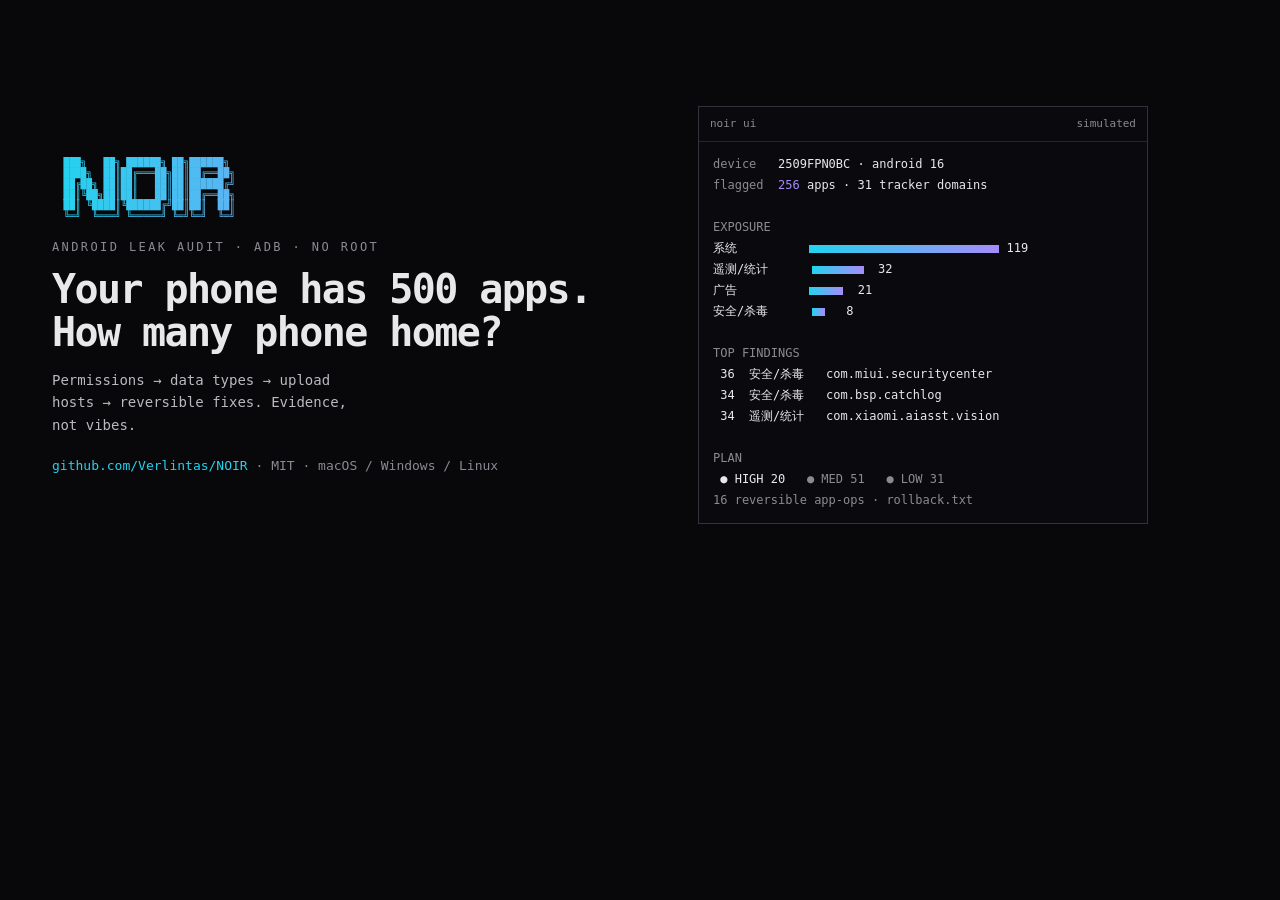
<file: docs/og-card.html>
<!doctype html>
<html lang="en">
<head>
<meta charset="utf-8">
<style>
  :root{
    --bg:#08080a;--fg:#e8e8ea;--dim:#8a8a92;--line:#24242c;--line2:#32323c;
    --cyan:#22d3ee;--violet:#a78bfa;--amber:#fbbf24;--green:#34d399;--red:#f87171;
    --mono:ui-monospace,SFMono-Regular,Menlo,Consolas,monospace;
  }
  *{box-sizing:border-box}
  html,body{margin:0;width:1200px;height:630px;background:var(--bg);color:var(--fg);font-family:var(--mono)}
  body{padding:52px;display:grid;grid-template-columns:1fr 450px;gap:44px;align-items:center}
  .logo{
    margin:0 0 18px;font-size:9.5px;line-height:1.15;font-weight:700;
    background:linear-gradient(92deg,var(--cyan),var(--violet) 72%);
    -webkit-background-clip:text;background-clip:text;color:transparent;white-space:pre;
  }
  .kicker{color:var(--dim);font-size:12px;letter-spacing:.2em;text-transform:uppercase;margin:0 0 14px}
  h1{font-size:40px;line-height:1.06;letter-spacing:-.04em;margin:0 0 16px;font-weight:700}
  .lede{color:#b9b9c0;font-size:14px;line-height:1.6;margin:0 0 22px;max-width:38ch}
  .url{color:var(--cyan);font-size:13px}
  .url span{color:var(--dim)}
  .term{border:1px solid var(--line2);background:#0a0a0e;font-size:12px;line-height:1.75;overflow:hidden}
  .term-bar{display:flex;justify-content:space-between;padding:7px 11px;border-bottom:1px solid var(--line);color:var(--dim);font-size:11px}
  .term-body{padding:12px 14px}
  .dim{color:var(--dim)} .v{color:var(--violet)}
  .mini{display:inline-block;height:8px;background:linear-gradient(90deg,var(--cyan),var(--violet));vertical-align:-1px}
  .row{white-space:pre}
</style>
</head>
<body>
<div>
  <pre class="logo">  ███╗   ██╗ ██████╗ ██╗██████╗
  ████╗  ██║██╔═══██╗██║██╔══██╗
  ██╔██╗ ██║██║   ██║██║██████╔╝
  ██║╚██╗██║██║   ██║██║██╔══██╗
  ██║ ╚████║╚██████╔╝██║██║  ██║
  ╚═╝  ╚═══╝ ╚═════╝ ╚═╝╚═╝  ╚═╝</pre>
  <p class="kicker">android leak audit · adb · no root</p>
  <h1>Your phone has 500 apps.<br>How many phone home?</h1>
  <p class="lede">Permissions → data types → upload hosts → reversible fixes. Evidence, not vibes.</p>
  <div class="url">github.com/Verlintas/NOIR <span>· MIT · macOS / Windows / Linux</span></div>
</div>

<div class="term">
  <div class="term-bar"><span>noir ui</span><span>simulated</span></div>
  <div class="term-body">
    <div class="row"><span class="dim">device</span>   2509FPN0BC · android 16</div>
    <div class="row"><span class="dim">flagged</span>  <span class="v">256</span> apps · 31 tracker domains</div>
    <div class="row dim">&nbsp;</div>
    <div class="row dim">EXPOSURE</div>
    <div class="row">系统          <span class="mini" style="width:190px"></span> 119</div>
    <div class="row">遥测/统计      <span class="mini" style="width:52px"></span>  32</div>
    <div class="row">广告          <span class="mini" style="width:34px"></span>  21</div>
    <div class="row">安全/杀毒      <span class="mini" style="width:13px"></span>   8</div>
    <div class="row dim">&nbsp;</div>
    <div class="row dim">TOP FINDINGS</div>
    <div class="row"> 36  安全/杀毒   com.miui.securitycenter</div>
    <div class="row"> 34  安全/杀毒   com.bsp.catchlog</div>
    <div class="row"> 34  遥测/统计   com.xiaomi.aiasst.vision</div>
    <div class="row dim">&nbsp;</div>
    <div class="row dim">PLAN</div>
    <div class="row"> ● HIGH 20   <span class="dim">● MED 51</span>   <span class="dim">● LOW 31</span></div>
    <div class="row dim">16 reversible app-ops · rollback.txt</div>
  </div>
</div>
</body>
</html>
</file>
<file: site/assets/style.css>
:root {
  --bg: #08080a;
  --fg: #e8e8ea;
  --dim: #8a8a92;
  --line: #1e1e24;
  --line-bright: #2c2c36;
  --cyan: #22d3ee;
  --violet: #a78bfa;
  --amber: #fbbf24;
  --red: #f87171;
  --green: #34d399;
  --mono: ui-monospace, SFMono-Regular, "SF Mono", Menlo, Consolas, "Liberation Mono", monospace;
}

* { box-sizing: border-box; }

html { background: var(--bg); scroll-behavior: smooth; }

body {
  margin: 0;
  background: var(--bg);
  color: var(--fg);
  font-family: var(--mono);
  font-size: 15px;
  line-height: 1.65;
  -webkit-font-smoothing: antialiased;
  text-rendering: optimizeLegibility;
}

body::before {
  content: "";
  position: fixed;
  inset: 0;
  pointer-events: none;
  background-image: linear-gradient(rgba(255,255,255,.018) 1px, transparent 1px);
  background-size: 100% 3px;
  z-index: 0;
}

a { color: inherit; text-decoration: none; border-bottom: 1px solid var(--line-bright); }
a:hover { color: var(--cyan); border-bottom-color: var(--cyan); }

::selection { background: var(--cyan); color: #000; }

:focus-visible {
  outline: 2px solid var(--cyan);
  outline-offset: 3px;
}

.skip {
  position: absolute;
  left: -9999px;
  top: 0;
  z-index: 99;
  background: var(--bg);
  border: 1px solid var(--cyan);
  padding: 8px 12px;
}
.skip:focus { left: 12px; top: 12px; }

.wrap { position: relative; z-index: 1; max-width: 920px; margin: 0 auto; padding: 0 24px; }

header {
  border-bottom: 1px solid var(--line);
  position: sticky;
  top: 0;
  background: rgba(8,8,10,.86);
  backdrop-filter: blur(8px);
  z-index: 2;
}

.bar {
  max-width: 1080px;
  margin: 0 auto;
  padding: 14px 24px;
  display: flex;
  align-items: center;
  justify-content: space-between;
  gap: 16px;
}

.brand { font-weight: 700; letter-spacing: .18em; border: 0; }
.brand span { color: var(--dim); font-weight: 400; letter-spacing: .06em; }

nav { display: flex; gap: 18px; font-size: 13px; color: var(--dim); align-items: center; }
nav a { border: 0; }
nav a:hover { color: var(--fg); }
nav a.active { color: var(--fg); }
.lang { display: flex; gap: 6px; align-items: center; border-left: 1px solid var(--line); padding-left: 16px; }

/* hero */
.hero { padding: 72px 0 64px; border-top: 0; }

.logo {
  margin: 0;
  font-size: clamp(7px, 1.55vw, 13px);
  line-height: 1.15;
  font-weight: 700;
  background: linear-gradient(92deg, var(--cyan), var(--violet) 72%);
  background-size: 200% 100%;
  animation: drift 9s ease-in-out infinite;
  -webkit-background-clip: text;
  background-clip: text;
  color: transparent;
  white-space: pre;
  overflow-x: auto;
}

.kicker {
  margin: 26px 0 0;
  color: var(--dim);
  font-size: 13px;
  letter-spacing: .14em;
  text-transform: uppercase;
}

h1 {
  margin: 14px 0 18px;
  font-size: clamp(30px, 5.2vw, 52px);
  line-height: 1.08;
  letter-spacing: -0.035em;
  font-weight: 700;
}

.lede { margin: 0; max-width: 62ch; color: #b9b9c0; }
.cn { margin: 10px 0 0; color: var(--dim); font-size: 14px; }

.cta { display: flex; flex-wrap: wrap; gap: 10px; margin: 30px 0 0; align-items: center; }

.btn {
  display: inline-block;
  padding: 9px 15px;
  border: 1px solid var(--line-bright);
  color: var(--fg);
  font-size: 13px;
  letter-spacing: .04em;
  transition: background .12s ease, color .12s ease, border-color .12s ease;
}

.btn:hover { background: var(--fg); color: #000; border-color: var(--fg); }
.btn.primary { border-color: var(--cyan); color: var(--cyan); }
.btn.primary:hover { background: var(--cyan); color: #000; }
.btn.small { padding: 6px 10px; font-size: 12px; }

.stars { display: inline-flex; gap: 6px; align-items: center; color: var(--dim); font-size: 12px; border: 1px solid var(--line); padding: 6px 10px; }
.stars b { color: var(--fg); font-weight: 600; }
.stars[hidden] { display: none; }

.release { margin: 12px 0 0; color: var(--dim); font-size: 12px; }

.term {
  margin: 34px 0 0;
  padding: 16px 18px;
  background: #0c0c10;
  border: 1px solid var(--line);
  font-size: 13px;
  line-height: 1.7;
  color: #c9c9d1;
  overflow-x: auto;
}

.term .p { color: var(--cyan); }
.term .d { color: var(--dim); }
.term .v { color: var(--violet); }

.term .bar {
  display: inline-block;
  width: 210px;
  height: 11px;
  background: linear-gradient(90deg, var(--cyan), var(--violet), var(--cyan));
  background-size: 200% 100%;
  animation: bar 4s linear infinite;
  vertical-align: -1px;
}

.term .caret {
  display: inline-block;
  width: .62em;
  height: 1em;
  background: var(--cyan);
  vertical-align: -2px;
  animation: blink 1.15s steps(1) infinite;
}

@keyframes drift {
  0%, 100% { background-position: 0% 50%; }
  50% { background-position: 100% 50%; }
}

@keyframes bar { to { background-position: -200% 0; } }
@keyframes blink { 50% { opacity: 0; } }

/* sections */
section { padding: 58px 0; border-top: 1px solid var(--line); }

.sec-label {
  margin: 0 0 26px;
  color: var(--dim);
  font-size: 12px;
  letter-spacing: .18em;
  text-transform: uppercase;
}

h2 {
  margin: 0 0 18px;
  font-size: clamp(22px, 3vw, 30px);
  letter-spacing: -0.02em;
  line-height: 1.2;
}

p { margin: 0 0 14px; color: #b9b9c0; max-width: 70ch; }

.rows { margin-top: 8px; border-top: 1px solid var(--line); }
.row { display: flex; gap: 18px; padding: 13px 0; border-bottom: 1px solid var(--line); }
.row .n { color: var(--dim); min-width: 34px; }
.row .t { flex: 1; color: #cfcfd6; }
.row .t b { color: var(--fg); font-weight: 600; }

.grid {
  display: grid;
  grid-template-columns: repeat(auto-fit, minmax(250px, 1fr));
  gap: 1px;
  background: var(--line);
  border: 1px solid var(--line);
}

.card {
  background: var(--bg);
  padding: 20px;
  transition: background .18s ease, transform .18s ease;
}
.card:hover { background: #0d0d11; transform: translateY(-2px); }
.card .k { color: var(--cyan); font-size: 12px; letter-spacing: .12em; }
.card h3 { margin: 10px 0 8px; font-size: 15px; letter-spacing: 0; }
.card p { margin: 0; font-size: 13px; color: var(--dim); overflow-wrap: anywhere; }

/* data flow */
.flow {
  display: grid;
  grid-template-columns: 1fr auto 1fr auto 1fr auto 1fr;
  align-items: center;
  gap: 10px;
  margin: 26px 0 0;
}
.flow .box { border: 1px solid var(--line-bright); padding: 12px; font-size: 13px; background: #0c0c10; }
.flow .box b { display: block; color: var(--fg); font-weight: 600; }
.flow .box span { color: var(--dim); font-size: 12px; }
.flow .arrow { color: var(--cyan); }

/* interactive demo */
.demo {
  margin-top: 22px;
  border: 1px solid var(--line-bright);
  border-radius: 7px;
  background: #0a0a0e;
  overflow: hidden;
}
.demo-bar {
  display: grid;
  grid-template-columns: auto 1fr auto;
  align-items: center;
  gap: 12px;
  padding: 8px 12px;
  border-bottom: 1px solid var(--line);
  background: #0c0c10;
  color: var(--dim);
  font-size: 12px;
}
.demo-dots { display: flex; gap: 6px; }
.demo-dots i { width: 8px; height: 8px; border-radius: 50%; background: #2c2c36; }
.demo-dots i:nth-child(1) { background: #8a4d4d; }
.demo-dots i:nth-child(2) { background: #8a744d; }
.demo-dots i:nth-child(3) { background: #4d7d68; }
.demo-title { color: #9a9aa4; text-align: center; letter-spacing: .04em; }
.demo-size { color: var(--dim); justify-self: end; }
.demo-pan { display: none; color: var(--cyan); }
.demo-body {
  padding: 16px 18px 18px;
  height: 320px;
  background: #070709;
  font-size: 12px;
  line-height: 1.42;
  overflow: auto;
  transition: height .32s ease;
}
.demo-body.expanded { height: 880px; }
.demo-body .dim { color: var(--dim); }
.demo-body .ok { color: var(--cyan); }
.demo-body .good { color: var(--green); }
.demo-body .v { color: var(--violet); }
.demo-body .warn { color: var(--amber); }
.demo-body .bad { color: var(--red); }

/* simulated scan log */
.tui-run,
.tui-wizard,
.tui-after,
.tui-apply-note,
.tui-apply-log,
.tui-rollback,
.tui-prompt,
.tui-ask { width: 100ch; }

.tui-run {
  margin: 0;
  color: #c9c9d1;
  white-space: pre;
  line-height: 1.55;
}
.tui-run .prompt { color: var(--cyan); }
.tui-run .spin { color: var(--cyan); }
.tui-run .pbar-on {
  background: linear-gradient(90deg, var(--cyan), var(--violet));
  -webkit-background-clip: text;
  background-clip: text;
  color: transparent;
}
.tui-run .pbar-off { color: #34343e; }

/* dashboard, rebuilt from app/noir/core/Tui.kt */
.tui {
  width: 100ch;
  border: 1px solid #6e6e7a;
  border-radius: 9px;
  padding: 12px 16px 14px;
  color: #c9c9d1;
}
.tui-brand { display: flex; align-items: flex-start; gap: 3ch; }
.tui-logo { margin: 0; line-height: 1.42; white-space: pre; }
.tui-logo-line {
  display: block;
  background: linear-gradient(92deg, var(--cyan), var(--violet));
  -webkit-background-clip: text;
  background-clip: text;
  color: transparent;
}
.tui-tags { line-height: 1.42; white-space: pre; }
.tui-tags > * { display: block; }
.tui-tags b { color: var(--fg); font-weight: 700; }
.tui-tags span { color: var(--dim); }
.tui-tags .blank { height: 1.42em; }

.tui-sec {
  display: flex;
  align-items: center;
  gap: 1.2ch;
  margin: 14px 0 5px;
}
.tui-sec::before,
.tui-sec::after {
  content: "";
  height: 1px;
  background: #45454f;
}
.tui-sec::before { flex: 0 0 1.2ch; }
.tui-sec::after { flex: 1; }
.tui-sec-label {
  color: var(--fg);
  font-size: .95em;
  font-weight: 700;
  letter-spacing: .08em;
  white-space: nowrap;
}

.tui-kv { display: flex; align-items: baseline; }
.tui-kv .k { width: 9ch; flex: none; color: var(--dim); }
.tui-kv .v { white-space: pre; }

.tui-exp {
  display: grid;
  grid-template-columns: 12ch 30ch 4ch 4ch;
  column-gap: 1.5ch;
  align-items: baseline;
  white-space: nowrap;
}
.tui-exp .cat { color: var(--fg); }
.tui-exp .count { color: var(--fg); text-align: right; }
.tui-exp .pct { color: var(--dim); text-align: right; }
.tui-exp.uncat .cat,
.tui-exp.uncat .count { color: var(--dim); }
.tui-bar { letter-spacing: 0; }
.tui-bar-on {
  background: linear-gradient(90deg, var(--cyan), var(--violet));
  -webkit-background-clip: text;
  background-clip: text;
  color: transparent;
}
.tui-bar-off { color: #34343e; }
.tui-dots { color: #45454f; letter-spacing: .08em; }

.tui-find {
  display: grid;
  grid-template-columns: 2ch 5ch 10ch minmax(20ch, 1fr) 2ch 3ch;
  column-gap: 1.5ch;
  align-items: baseline;
  white-space: nowrap;
}
.tui-find.head,
.tui-find.head .cat,
.tui-find.head .pkg,
.tui-find.head .up,
.tui-find.head .cmd { color: var(--dim); }
.tui-find .num { color: var(--dim); text-align: right; }
.tui-find .score { text-align: right; }
.tui-find .cat,
.tui-find .pkg { color: var(--fg); overflow: hidden; text-overflow: ellipsis; }
.tui-find .up,
.tui-find .cmd { color: var(--dim); text-align: right; }

.tui-plan { display: grid; gap: 1px; }
.tui-planrow { display: flex; align-items: baseline; gap: 3ch; white-space: pre; }
.tui-planrow > .k { width: 9ch; flex: none; color: var(--dim); }
.tui-risk { display: flex; gap: 2.5ch; }
.tui-risk > span { color: var(--dim); white-space: nowrap; }
.tui-risk .red { color: var(--red); }
.tui-risk .amber { color: var(--amber); }
.tui-risk .green { color: var(--green); }
.tui-actions { display: flex; gap: 3ch; flex-wrap: wrap; }
.tui-actions > span { color: #c9c9d1; white-space: nowrap; }
.tui-actions .more { color: var(--dim); }
.tui-planrow .safe-n { color: var(--green); }

.tui-after { margin-top: 14px; line-height: 1.42; }
.tui-after > div { white-space: pre; }
.tui-after .report-k { color: var(--dim); }
.tui-prompt { margin-top: 14px; }
.tui-caret {
  display: inline-block;
  width: .62em;
  height: 1em;
  background: var(--cyan);
  vertical-align: -2px;
  animation: blink 1.15s steps(1) infinite;
}
.tui-command { color: #c9c9d1; }
.tui-command .ok { color: var(--cyan); }
.tui-wizard .tui-banner {
  margin: 0 0 4px;
  color: #c9c9d1;
  font-size: .9em;
  line-height: 1.1;
  white-space: pre;
}
.tui-wizard .tui-first { padding-left: 2ch; color: var(--dim); }
.tui-wizard .tui-kv { padding-left: 2ch; }
.tui-wizard-gap { height: 10px; }

.tui-ask {
  display: block;
  margin-top: 12px;
  padding-left: 2ch;
  white-space: pre;
}
.tui-ask .ask-q { white-space: pre; }
.tui-choice {
  padding: 0;
  border: 0;
  background: transparent;
  color: var(--cyan);
  font: inherit;
  line-height: inherit;
  cursor: pointer;
  text-decoration: underline;
  text-underline-offset: 2px;
}
.tui-choice:hover { color: var(--fg); }
.tui-choice:focus-visible { outline: 1px solid var(--cyan); outline-offset: 2px; }

.tui-apply-note { margin-top: 14px; padding-left: 2ch; color: var(--dim); }
.tui-apply-log { margin-top: 8px; padding-left: 2ch; }
.tui-apply { display: flex; gap: 2ch; white-space: pre; }
.tui-apply .cmd { flex: 1; min-width: 0; overflow: hidden; text-overflow: ellipsis; }
.tui-apply .status { color: var(--green); }
.tui-rollback { margin-top: 8px; padding-left: 2ch; color: var(--dim); }
.tui-rollback .path { color: #c9c9d1; }

.tui-fallback { white-space: normal; color: var(--dim); }

.demo-actions {
  display: none;
  gap: 10px;
  align-items: center;
  padding: 10px 12px;
  border-top: 1px solid var(--line);
}
.js .demo-actions { display: flex; }
.demo-actions button {
  font: inherit;
  font-size: 12px;
  background: transparent;
  color: var(--fg);
  border: 1px solid var(--line-bright);
  padding: 6px 10px;
  cursor: pointer;
}
.demo-actions button:hover:not(:disabled) { border-color: var(--cyan); color: var(--cyan); }
.demo-actions button:disabled { color: var(--dim); cursor: default; }
.demo-note { color: var(--dim); font-size: 11px; margin-left: auto; text-align: right; }

/* code */
.code-wrap { position: relative; margin: 0 0 18px; }
.code {
  margin: 0;
  padding: 14px 16px;
  background: #0c0c10;
  border: 1px solid var(--line);
  font-size: 13px;
  line-height: 1.7;
  overflow-x: auto;
  color: #c9c9d1;
  max-width: 100%;
}
.code .c { color: var(--dim); }
.code .p { color: var(--cyan); }
.copy {
  position: absolute;
  top: -9px;
  right: 8px;
  font: inherit;
  font-size: 11px;
  background: var(--bg);
  color: var(--dim);
  border: 1px solid var(--line);
  padding: 3px 7px;
  cursor: pointer;
}
.copy:hover { color: var(--cyan); border-color: var(--cyan); }
.cols { display: grid; grid-template-columns: 1fr 1fr; gap: 24px; }
section[id] { scroll-margin-top: 72px; }
.cols > div, .grid > .card { min-width: 0; }
.cols h3 { margin: 0 0 10px; font-size: 13px; color: var(--dim); letter-spacing: .12em; text-transform: uppercase; }

/* limits */
ul.limits { margin: 0; padding: 0; list-style: none; }
ul.limits li { padding: 9px 0; border-bottom: 1px solid var(--line); color: #b9b9c0; font-size: 13px; }
ul.limits li::before { content: "— "; color: var(--dim); }

/* faq */
.faq { border-top: 1px solid var(--line); }
.faq details { border-bottom: 1px solid var(--line); padding: 12px 0; }
.faq summary { cursor: pointer; color: var(--fg); list-style: none; }
.faq summary::-webkit-details-marker { display: none; }
.faq summary::before { content: "+ "; color: var(--cyan); }
.faq details[open] summary::before { content: "− "; }
.faq p { margin: 10px 0 0; font-size: 13px; color: var(--dim); }

/* comparison */
.compare { width: 100%; border-collapse: collapse; font-size: 13px; }
.compare th, .compare td { text-align: left; padding: 10px 12px; border-bottom: 1px solid var(--line); vertical-align: top; }
.compare th { color: var(--dim); font-weight: 400; font-size: 12px; letter-spacing: .08em; text-transform: uppercase; }
.compare td:first-child { color: var(--fg); }
.compare td { color: #b9b9c0; }

/* contact */
.contact { margin-top: 10px; border-top: 1px solid var(--line); }
.contact-row {
  display: grid;
  grid-template-columns: 110px 1fr auto;
  gap: 18px;
  padding: 12px 0;
  border-bottom: 1px solid var(--line);
  border-left: 0;
  border-right: 0;
  border-top: 0;
  font-size: 13px;
  align-items: baseline;
  transition: color .15s ease, border-bottom-color .15s ease;
}
.contact-row:hover { color: var(--fg); border-bottom-color: var(--cyan); }
.contact-row .k { color: var(--dim); }
.contact-row .v { color: var(--cyan); }
.contact-row:hover .v { color: var(--fg); }
.contact-row .d { color: var(--dim); text-align: right; }

/* reveal */
.js .reveal { opacity: 0; transform: translateY(10px); transition: opacity .55s ease, transform .55s ease; }
.js .reveal.in { opacity: 1; transform: none; }

footer { border-top: 1px solid var(--line); padding: 34px 0 60px; color: var(--dim); font-size: 12px; }
footer .links { display: flex; flex-wrap: wrap; gap: 18px; margin-bottom: 14px; }

@media (prefers-reduced-motion: reduce) {
  html { scroll-behavior: auto; }
  *, *::before, *::after { animation: none !important; transition: none !important; }
  .js .reveal { opacity: 1; transform: none; }
}

@media (max-width: 760px) {
  nav a:not(.keep):not(.lang-link) { display: none; }
  .lang { border-left: 0; padding-left: 0; }
}

@media (max-width: 620px) {
  .bar { padding: 12px 18px; gap: 10px; }
  .brand span { display: none; }
  nav { gap: 12px; }
  .wrap { padding: 0 18px; }
}

@media (max-width: 700px) {
  .cols { grid-template-columns: 1fr; }
  .term { font-size: 12px; padding: 14px; }
  .term .bar { width: 120px; }
  .hero { padding: 48px 0 44px; }
  section { padding: 44px 0; }
  .flow { grid-template-columns: 1fr; }
  .flow .arrow { justify-self: start; transform: rotate(90deg); }
  .demo-bar { padding: 8px 10px; }
  .demo-size { display: none; }
  .demo-pan { display: inline; justify-self: end; }
  .demo-body { height: 300px; padding: 10px; font-size: 10px; }
  .demo-body.expanded { height: 740px; }
  .tui { padding: 10px 12px; }
  .tui-sec { margin: 10px 0 3px; }
  .tui-wizard,
  .tui-after,
  .tui-apply-note,
  .tui-rollback,
  .tui-prompt,
  .tui-ask { width: auto; }
  .tui-ask { white-space: normal; }
  .demo-note { display: none; }
  .code { white-space: pre-wrap; overflow-wrap: anywhere; }
  .contact-row { grid-template-columns: 80px 1fr; }
  .contact-row .d { display: none; }
  .compare th:nth-child(3), .compare td:nth-child(3) { display: none; }
}
</file>
